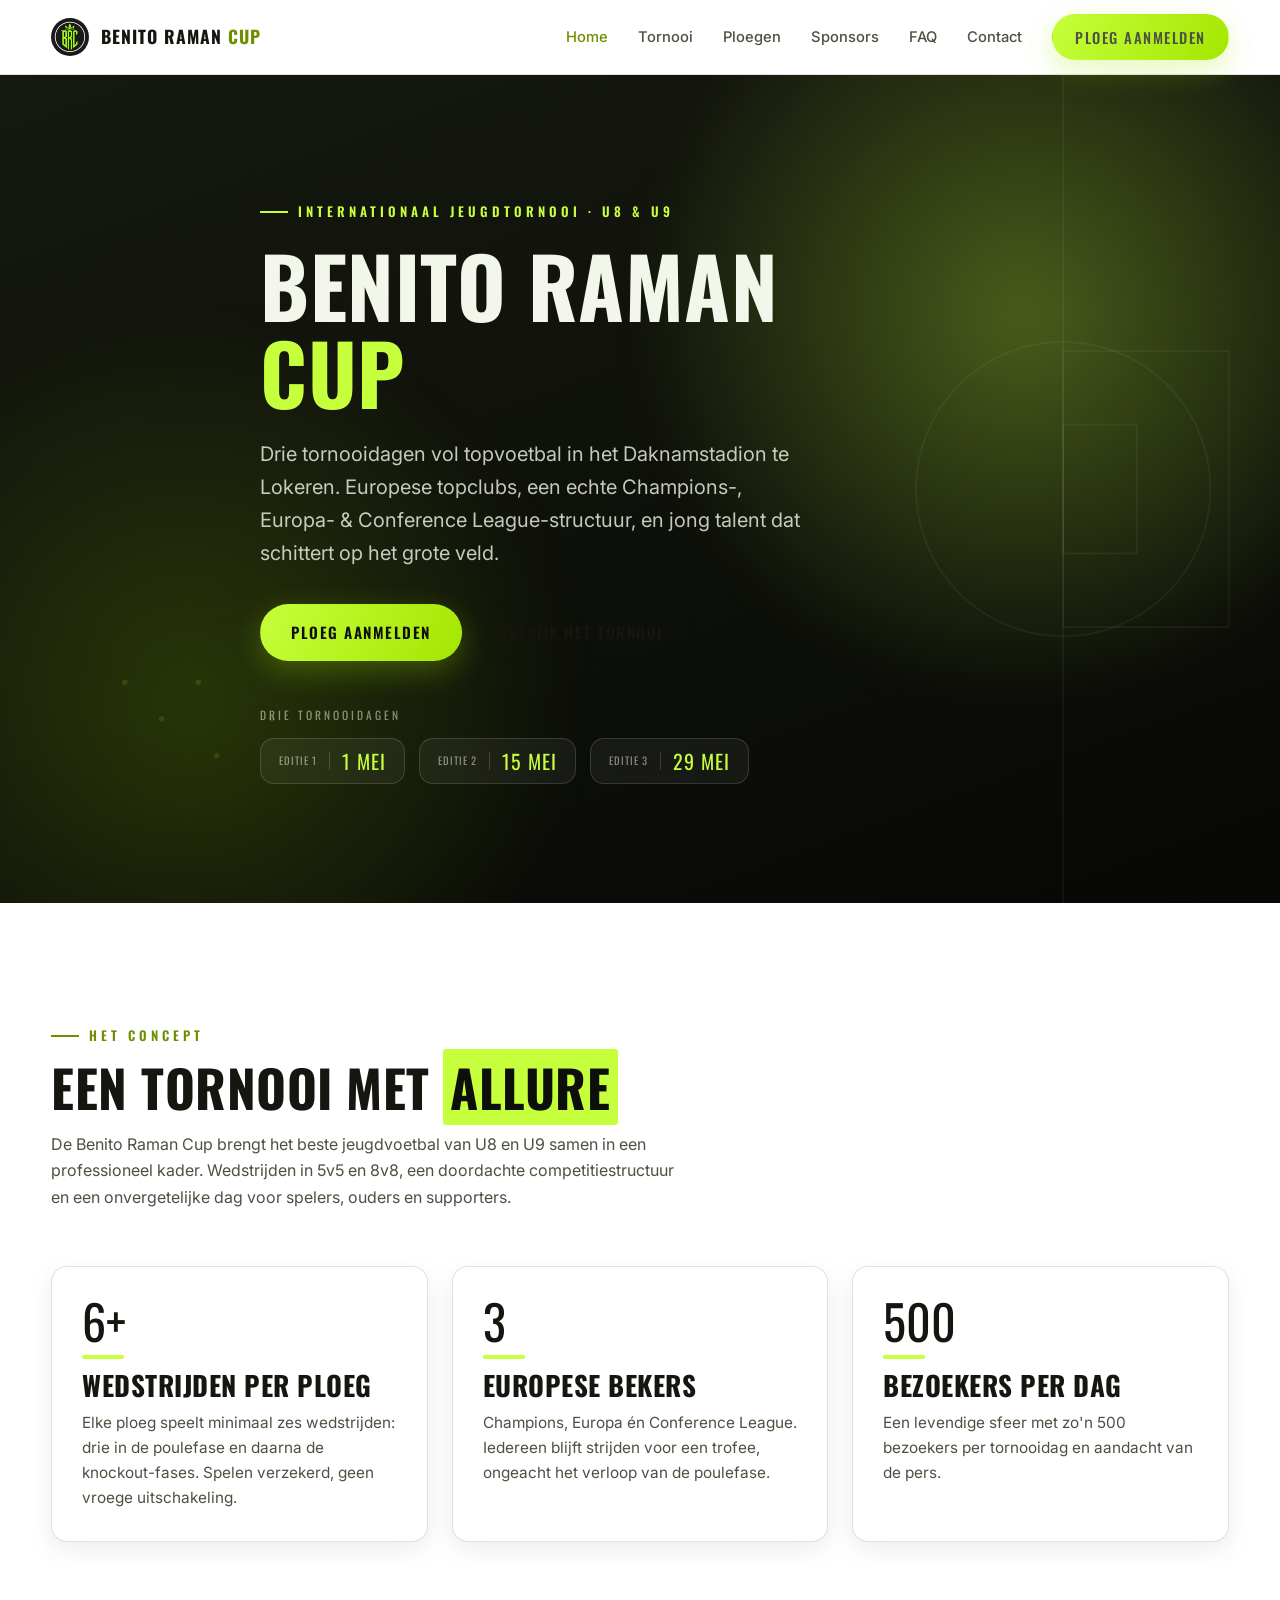
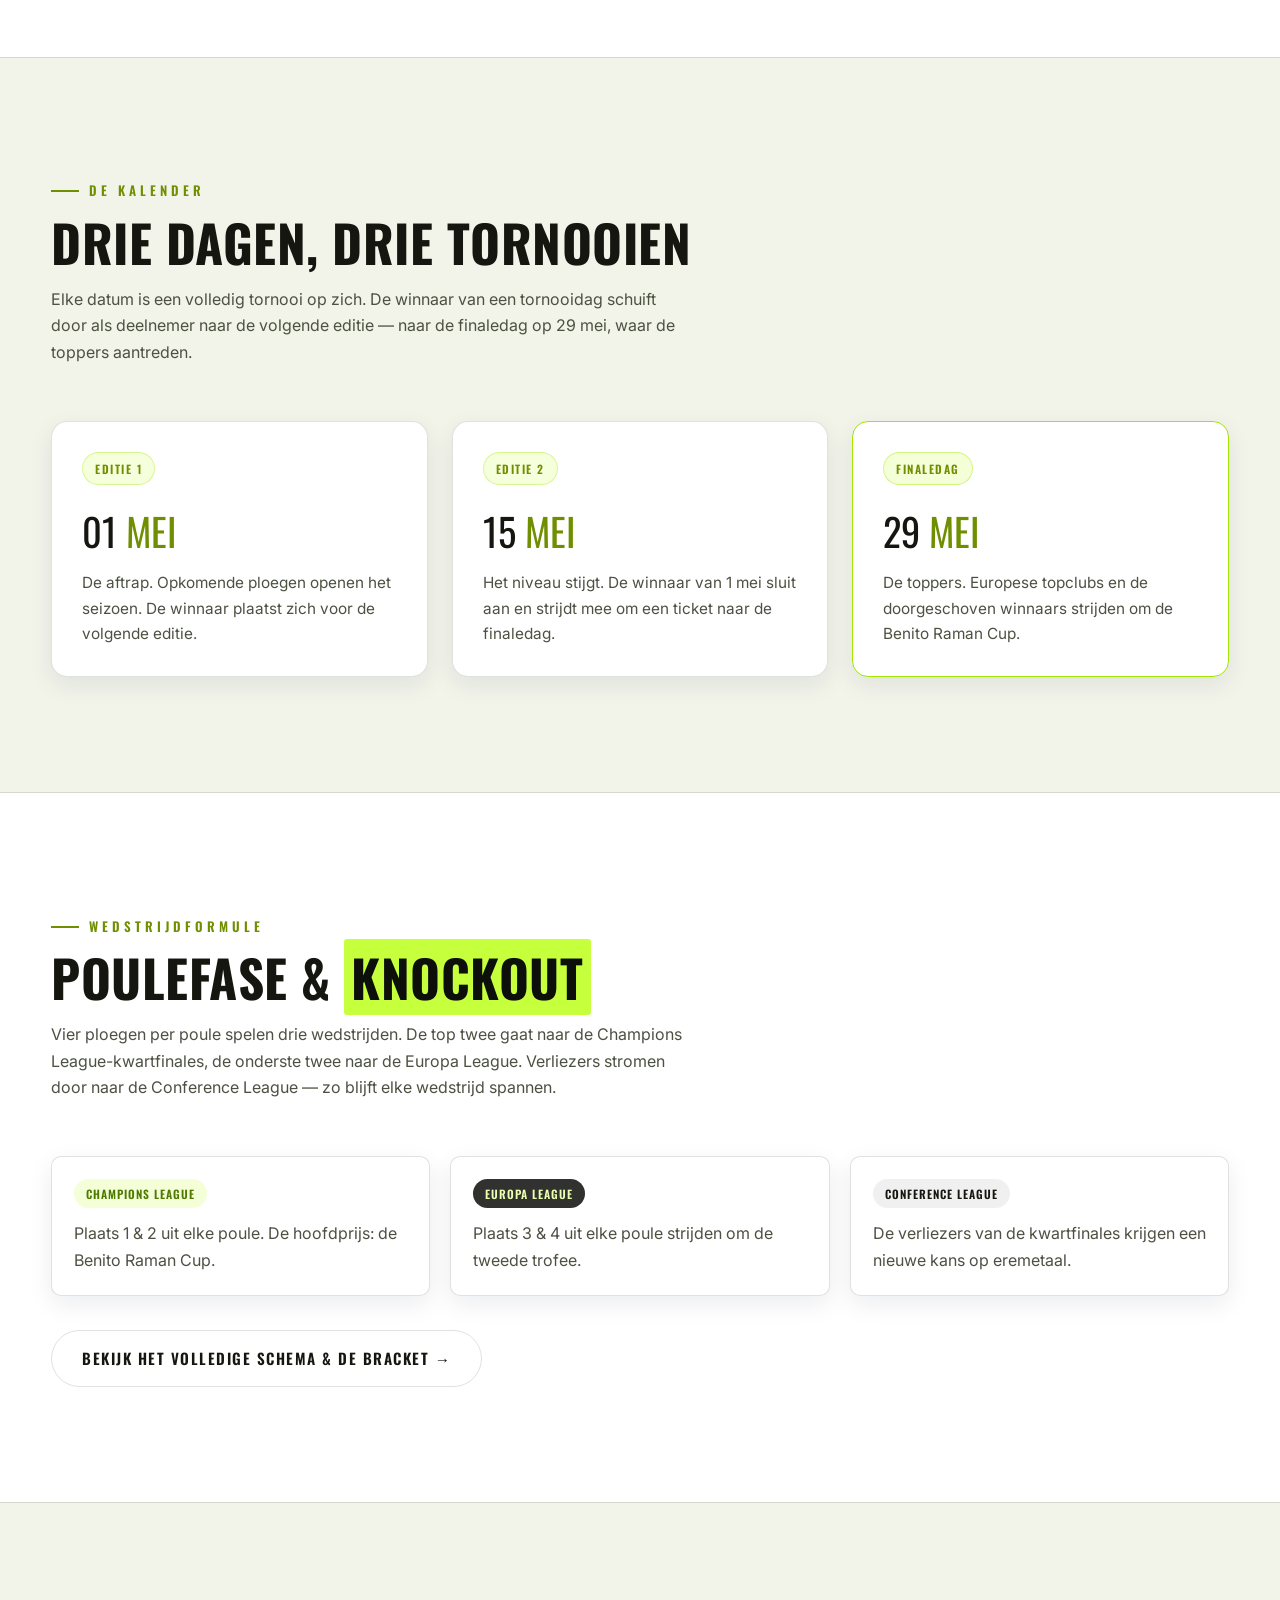
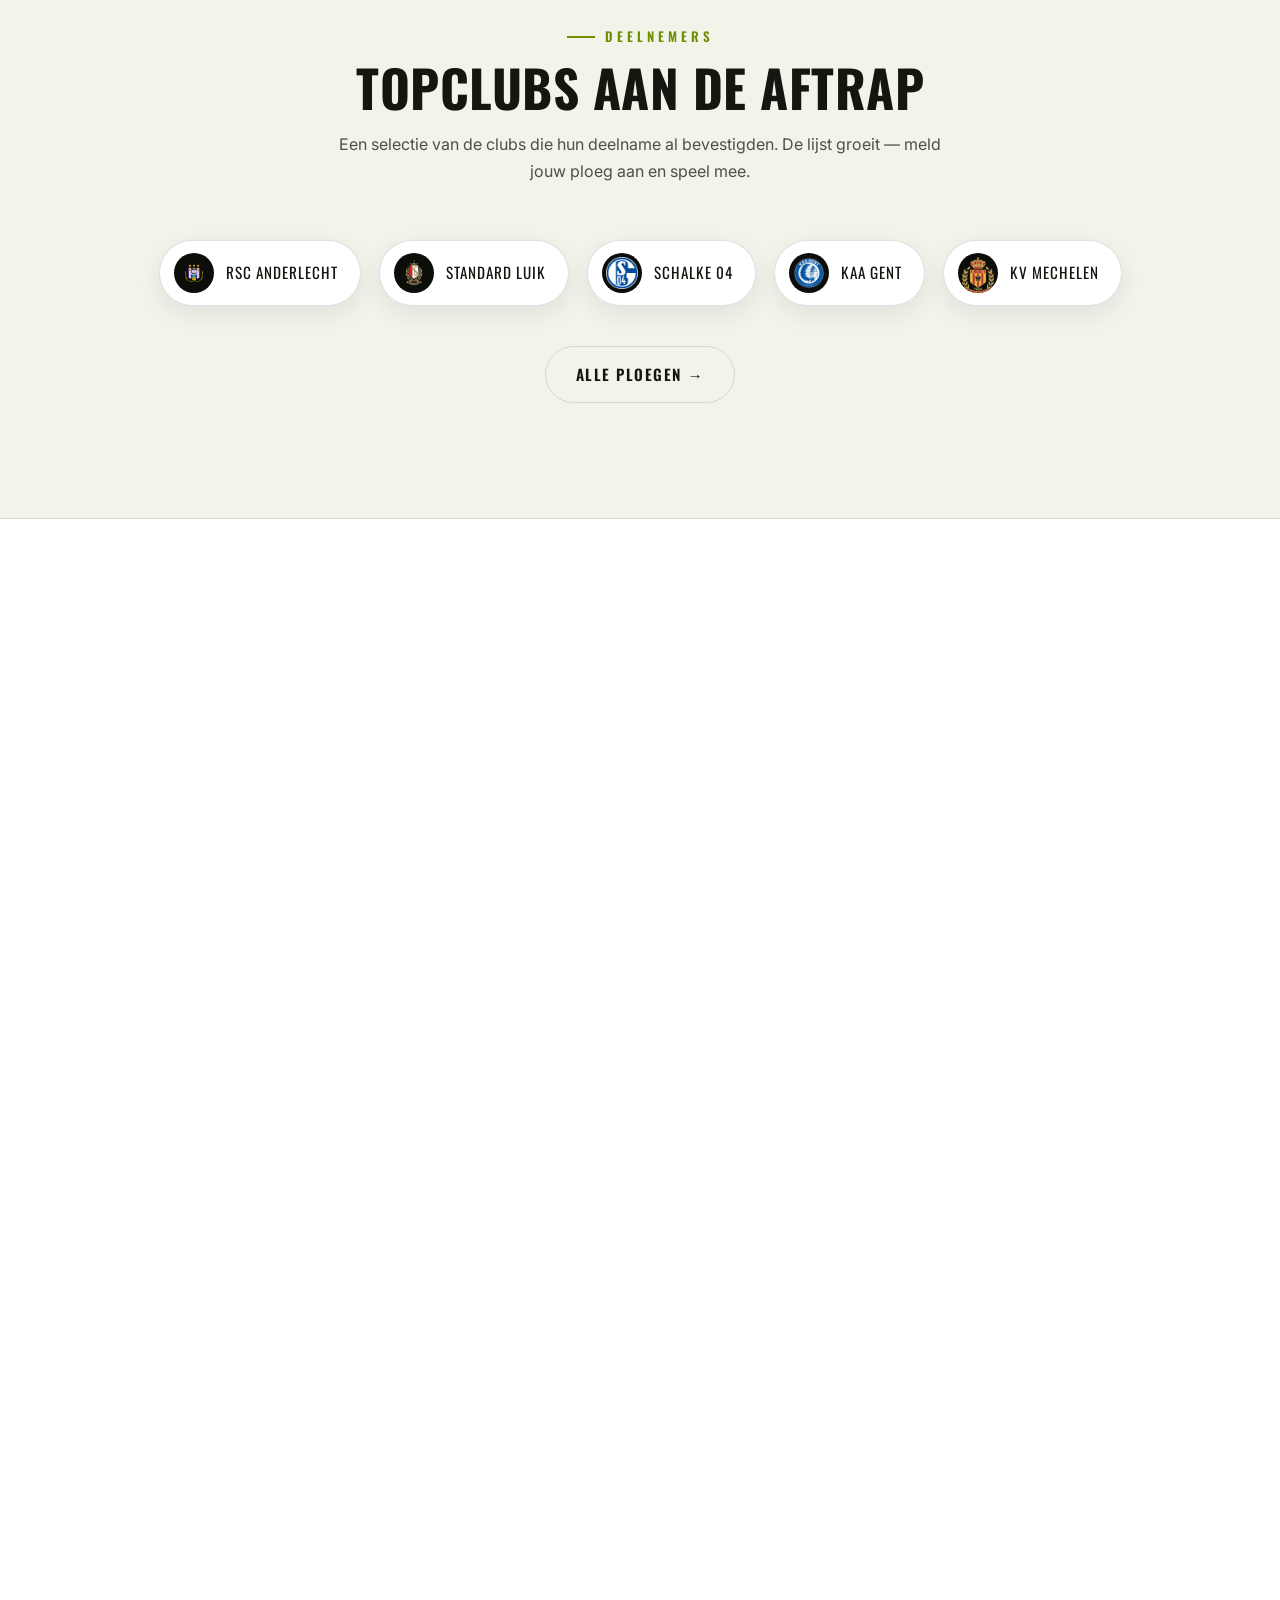
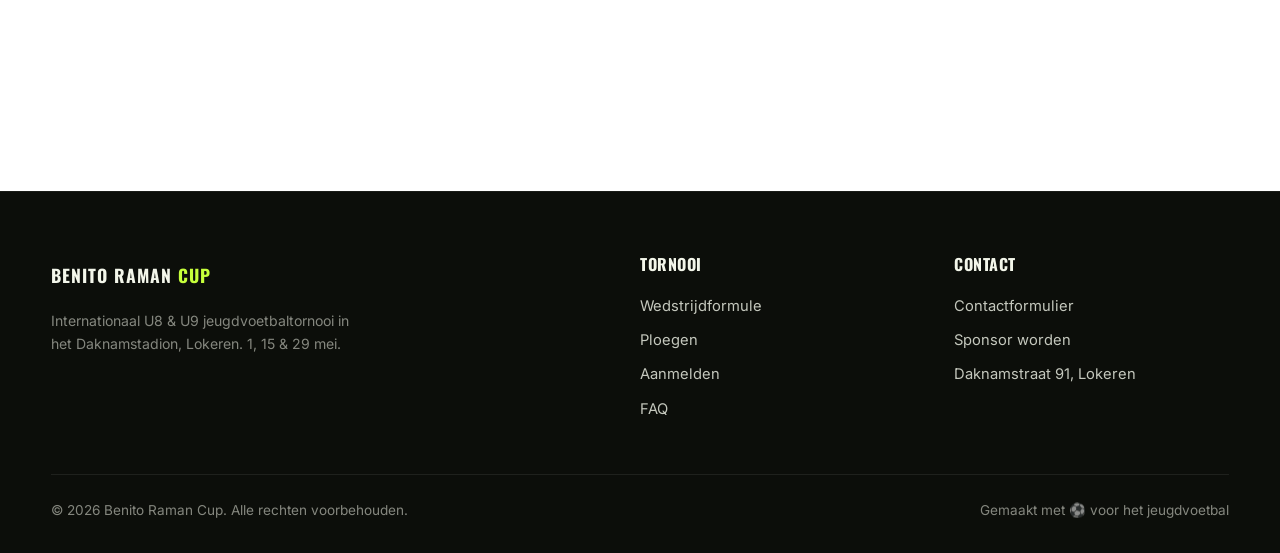
<file: index.html>
<!DOCTYPE html>
<!-- Benito Raman Cup — deploy trigger -->
<html lang="nl">
<head>
  <meta charset="UTF-8" />
  <meta name="viewport" content="width=device-width, initial-scale=1.0" />
  <title>Benito Raman Cup — Internationaal jeugdtornooi U8 & U9</title>
  <meta name="description" content="De Benito Raman Cup: een internationaal U8 & U9 jeugdvoetbaltornooi in het Daknamstadion te Lokeren. Drie tornooidagen met topclubs zoals RSC Anderlecht, Standard Luik, Schalke 04, KAA Gent en KV Mechelen." />
  <link rel="preconnect" href="https://fonts.googleapis.com" />
  <link rel="preconnect" href="https://fonts.gstatic.com" crossorigin />
  <link href="https://fonts.googleapis.com/css2?family=Oswald:wght@400;500;600;700&family=Inter:wght@400;500;600;700&display=swap" rel="stylesheet" />
  <link rel="stylesheet" href="assets/css/style.css?v=2" />
</head>
<body>

  <!-- ============ NAV ============ -->
  <header class="nav">
    <div class="container nav-inner">
      <a href="index.html" class="brand">
        <img class="crest" src="assets/img/Logo_BRC.jpg" alt="Benito Raman Cup logo" onerror="this.style.display='none';this.nextElementSibling.style.display='block'">
        <svg class="crest" style="display:none" viewBox="0 0 40 40" fill="none" xmlns="http://www.w3.org/2000/svg" aria-hidden="true">
          <path d="M20 2l15 6v9c0 9.5-6.2 17.8-15 21C11.2 34.8 5 26.5 5 17V8l15-6z" fill="#0d0f0b"/>
          <path d="M13 13l2.4-3.4 4.6 2.8 4.6-2.8L27 13z" fill="#c6ff3b"/>
          <text x="20" y="27.5" text-anchor="middle" font-family="Oswald, sans-serif" font-weight="700" font-size="9" letter-spacing="0.5" fill="#c6ff3b">BRC</text>
        </svg>
        <b>BENITO RAMAN <span>CUP</span></b>
      </a>
      <nav class="nav-links" id="navLinks">
        <a href="index.html" class="active">Home</a>
        <a href="tornooi.html">Tornooi</a>
        <a href="ploegen.html">Ploegen</a>
        <a href="sponsors.html">Sponsors</a>
        <a href="faq.html">FAQ</a>
        <a href="contact.html">Contact</a>
        <a href="aanmelden.html" class="btn btn-primary" style="padding:10px 22px;">Ploeg aanmelden</a>
      </nav>
      <button class="nav-toggle" id="navToggle" aria-label="Menu">
        <svg width="26" height="26" viewBox="0 0 24 24" fill="none" stroke="currentColor" stroke-width="2"><line x1="3" y1="6" x2="21" y2="6"/><line x1="3" y1="12" x2="21" y2="12"/><line x1="3" y1="18" x2="21" y2="18"/></svg>
      </button>
    </div>
  </header>

  <!-- ============ HERO ============ -->
  <section class="hero">
    <div class="hero-glow"></div>
    <div class="hero-glow two"></div>
    <div class="hero-bg" aria-hidden="true">
      <svg viewBox="0 0 1440 900" preserveAspectRatio="xMidYMid slice" xmlns="http://www.w3.org/2000/svg">
        <!-- pitch lines -->
        <g stroke="rgba(255,255,255,0.05)" stroke-width="2" fill="none">
          <circle cx="1180" cy="450" r="160"/>
          <line x1="1180" y1="0" x2="1180" y2="900"/>
          <rect x="1180" y="300" width="180" height="300"/>
          <rect x="1180" y="380" width="80" height="140"/>
        </g>
        <!-- subtle dot grid -->
        <g fill="rgba(198,255,59,0.12)">
          <circle cx="200" cy="700" r="3"/><circle cx="260" cy="740" r="3"/><circle cx="320" cy="700" r="3"/>
          <circle cx="160" cy="660" r="3"/><circle cx="240" cy="660" r="3"/>
        </g>
      </svg>
    </div>
    <div class="container hero-inner">
      <span class="eyebrow">Internationaal jeugdtornooi · U8 &amp; U9</span>
      <h1>Benito Raman <span class="line2 gradient-text">Cup</span></h1>
      <p class="hero-lead">Drie tornooidagen vol topvoetbal in het Daknamstadion te Lokeren. Europese topclubs, een echte Champions-, Europa- &amp; Conference League-structuur, en jong talent dat schittert op het grote veld.</p>
      <div class="hero-cta">
        <a href="aanmelden.html" class="btn btn-primary">Ploeg aanmelden</a>
        <a href="tornooi.html" class="btn btn-ghost">Bekijk het tornooi</a>
      </div>
      <div class="hero-dates-label">Drie tornooidagen</div>
      <div class="hero-dates">
        <div class="date-chip"><span class="ed">Editie 1</span><span class="dt">1 mei</span></div>
        <div class="date-chip"><span class="ed">Editie 2</span><span class="dt">15 mei</span></div>
        <div class="date-chip"><span class="ed">Editie 3</span><span class="dt">29 mei</span></div>
      </div>
    </div>
  </section>

  <!-- ============ INTRO / USP ============ -->
  <section>
    <div class="container">
      <div class="section-head reveal">
        <span class="eyebrow">Het concept</span>
        <h2>Een tornooi met <span class="text-gold">allure</span></h2>
        <p>De Benito Raman Cup brengt het beste jeugdvoetbal van U8 en U9 samen in een professioneel kader. Wedstrijden in 5v5 en 8v8, een doordachte competitiestructuur en een onvergetelijke dag voor spelers, ouders en supporters.</p>
      </div>
      <div class="grid grid-3">
        <div class="card reveal"><div class="num">6+</div><h3>Wedstrijden per ploeg</h3><p>Elke ploeg speelt minimaal zes wedstrijden: drie in de poulefase en daarna de knockout-fases. Spelen verzekerd, geen vroege uitschakeling.</p></div>
        <div class="card reveal"><div class="num">3</div><h3>Europese bekers</h3><p>Champions, Europa én Conference League. Iedereen blijft strijden voor een trofee, ongeacht het verloop van de poulefase.</p></div>
        <div class="card reveal"><div class="num">500</div><h3>Bezoekers per dag</h3><p>Een levendige sfeer met zo'n 500 bezoekers per tornooidag en aandacht van de pers.</p></div>
      </div>
    </div>
  </section>

  <!-- ============ TORNOOIDAGEN ============ -->
  <section style="background:var(--bg-2);border-block:1px solid var(--line);">
    <div class="container">
      <div class="section-head reveal">
        <span class="eyebrow">De kalender</span>
        <h2>Drie dagen, drie tornooien</h2>
        <p>Elke datum is een volledig tornooi op zich. De winnaar van een tornooidag schuift door als deelnemer naar de volgende editie — naar de finaledag op 29 mei, waar de toppers aantreden.</p>
      </div>
      <div class="grid grid-3">
        <div class="card day-card reveal">
          <span class="tag">Editie 1</span>
          <div class="date">01 <span>MEI</span></div>
          <p>De aftrap. Opkomende ploegen openen het seizoen. De winnaar plaatst zich voor de volgende editie.</p>
        </div>
        <div class="card day-card reveal">
          <span class="tag">Editie 2</span>
          <div class="date">15 <span>MEI</span></div>
          <p>Het niveau stijgt. De winnaar van 1 mei sluit aan en strijdt mee om een ticket naar de finaledag.</p>
        </div>
        <div class="card day-card reveal" style="border-color:var(--volt-dark);">
          <span class="tag" style="background:rgba(198,255,59,.20);color:var(--gold);border-color:rgba(164,230,0,.4);">Finaledag</span>
          <div class="date">29 <span>MEI</span></div>
          <p>De toppers. Europese topclubs en de doorgeschoven winnaars strijden om de Benito Raman Cup.</p>
        </div>
      </div>
    </div>
  </section>

  <!-- ============ FORMAT TEASER ============ -->
  <section>
    <div class="container">
      <div class="section-head reveal">
        <span class="eyebrow">Wedstrijdformule</span>
        <h2>Poulefase &amp; <span class="text-gold">knockout</span></h2>
        <p>Vier ploegen per poule spelen drie wedstrijden. De top twee gaat naar de Champions League-kwartfinales, de onderste twee naar de Europa League. Verliezers stromen door naar de Conference League — zo blijft elke wedstrijd spannen.</p>
      </div>
      <div class="format-stages">
        <div class="stage reveal"><span class="pill cl">Champions League</span><p>Plaats 1 &amp; 2 uit elke poule. De hoofdprijs: de Benito Raman Cup.</p></div>
        <div class="stage reveal"><span class="pill el">Europa League</span><p>Plaats 3 &amp; 4 uit elke poule strijden om de tweede trofee.</p></div>
        <div class="stage reveal"><span class="pill cf">Conference League</span><p>De verliezers van de kwartfinales krijgen een nieuwe kans op eremetaal.</p></div>
      </div>
      <div style="margin-top:34px;" class="reveal">
        <a href="tornooi.html" class="btn btn-ghost">Bekijk het volledige schema &amp; de bracket →</a>
      </div>
    </div>
  </section>

  <!-- ============ PLOEGEN ============ -->
  <section style="background:var(--bg-2);border-block:1px solid var(--line);">
    <div class="container">
      <div class="section-head center reveal">
        <span class="eyebrow" style="justify-content:center;">Deelnemers</span>
        <h2>Topclubs aan de aftrap</h2>
        <p>Een selectie van de clubs die hun deelname al bevestigden. De lijst groeit — meld jouw ploeg aan en speel mee.</p>
      </div>
      <div class="teams-row reveal">
        <span class="team-chip"><span class="badge"><img src="assets/img/clubs/Anderlecht-Logo.png" alt="RSC Anderlecht" onerror="this.replaceWith('AND')"></span> RSC Anderlecht</span>
        <span class="team-chip"><span class="badge"><img src="assets/img/clubs/Logo_Standard.png" alt="Standard Luik" onerror="this.replaceWith('STA')"></span> Standard Luik</span>
        <span class="team-chip"><span class="badge"><img src="assets/img/clubs/FC_Schalke_04_Logo.svg.webp" alt="Schalke 04" onerror="this.replaceWith('S04')"></span> Schalke 04</span>
        <span class="team-chip"><span class="badge"><img src="assets/img/clubs/logo_Gent.png" alt="KAA Gent" onerror="this.replaceWith('GNT')"></span> KAA Gent</span>
        <span class="team-chip"><span class="badge"><img src="assets/img/clubs/Logo_mechelen.webp" alt="KV Mechelen" onerror="this.replaceWith('MEC')"></span> KV Mechelen</span>
      </div>
      <div style="text-align:center;margin-top:40px;" class="reveal">
        <a href="ploegen.html" class="btn btn-ghost">Alle ploegen →</a>
      </div>
    </div>
  </section>

  <!-- ============ LOCATIE ============ -->
  <section>
    <div class="container">
      <div class="location-card reveal">
        <div class="location-info">
          <span class="eyebrow">De locatie</span>
          <h2>Daknamstadion</h2>
          <p class="addr">Daknamstraat 91<br/>9160 Lokeren, België</p>
          <p>De thuishaven van Sporting Lokeren vormt het indrukwekkende decor voor de Benito Raman Cup — een echt stadion voor onze jongste talenten, met tribunes, catering en ruime parking.</p>
          <div style="margin-top:26px;">
            <a href="https://www.google.com/maps/search/?api=1&query=Daknamstraat+91+9160+Lokeren" target="_blank" rel="noopener" class="btn btn-gold">Route &amp; kaart</a>
          </div>
        </div>
        <div class="location-map" aria-hidden="true">
          <svg viewBox="0 0 500 400" xmlns="http://www.w3.org/2000/svg">
            <rect width="500" height="400" fill="#0c0e0a"/>
            <g stroke="rgba(255,255,255,0.06)" stroke-width="1.5" fill="none">
              <path d="M0 120 H500 M0 250 H500 M120 0 V400 M330 0 V400"/>
            </g>
            <!-- stadium -->
            <ellipse cx="250" cy="200" rx="120" ry="80" fill="#16190f" stroke="#c6ff3b" stroke-width="2"/>
            <ellipse cx="250" cy="200" rx="78" ry="46" fill="#0d0f0a" stroke="rgba(255,255,255,0.14)"/>
            <line x1="250" y1="154" x2="250" y2="246" stroke="rgba(255,255,255,0.25)"/>
            <circle cx="250" cy="200" r="14" fill="none" stroke="rgba(255,255,255,0.25)"/>
            <!-- pin -->
            <g transform="translate(250,108)">
              <path d="M0 0c-13 0-23 10-23 23 0 16 23 41 23 41s23-25 23-41C23 10 13 0 0 0z" fill="#c6ff3b"/>
              <circle cx="0" cy="22" r="9" fill="#0c0e0a"/>
            </g>
          </svg>
        </div>
      </div>
    </div>
  </section>

  <!-- ============ CTA BAND ============ -->
  <section>
    <div class="container">
      <div class="cta-band reveal">
        <h2>Klaar om mee te spelen?</h2>
        <p>Meld je ploeg aan voor de Benito Raman Cup. Na goedkeuring door het bestuur ontvang je alle praktische info.</p>
        <a href="aanmelden.html" class="btn btn-gold">Ploeg aanmelden</a>
      </div>
    </div>
  </section>

  <!-- ============ FOOTER ============ -->
  <footer class="footer">
    <div class="container">
      <div class="footer-grid">
        <div>
          <a href="index.html" class="brand" style="margin-bottom:14px;">
            <b>BENITO RAMAN <span>CUP</span></b>
          </a>
          <p class="muted" style="max-width:320px;margin-top:10px;">Internationaal U8 &amp; U9 jeugdvoetbaltornooi in het Daknamstadion, Lokeren. 1, 15 &amp; 29 mei.</p>
        </div>
        <div>
          <h4>Tornooi</h4>
          <a href="tornooi.html">Wedstrijdformule</a>
          <a href="ploegen.html">Ploegen</a>
          <a href="aanmelden.html">Aanmelden</a>
          <a href="faq.html">FAQ</a>
        </div>
        <div>
          <h4>Contact</h4>
          <a href="contact.html">Contactformulier</a>
          <a href="sponsors.html">Sponsor worden</a>
          <a href="https://www.google.com/maps/search/?api=1&query=Daknamstraat+91+9160+Lokeren" target="_blank" rel="noopener">Daknamstraat 91, Lokeren</a>
        </div>
      </div>
      <div class="footer-bottom">
        <span>© <span id="year"></span> Benito Raman Cup. Alle rechten voorbehouden.</span>
        <span>Gemaakt met ⚽ voor het jeugdvoetbal</span>
      </div>
    </div>
  </footer>

  <script src="assets/js/main.js?v=2"></script>
</body>
</html>
</file>
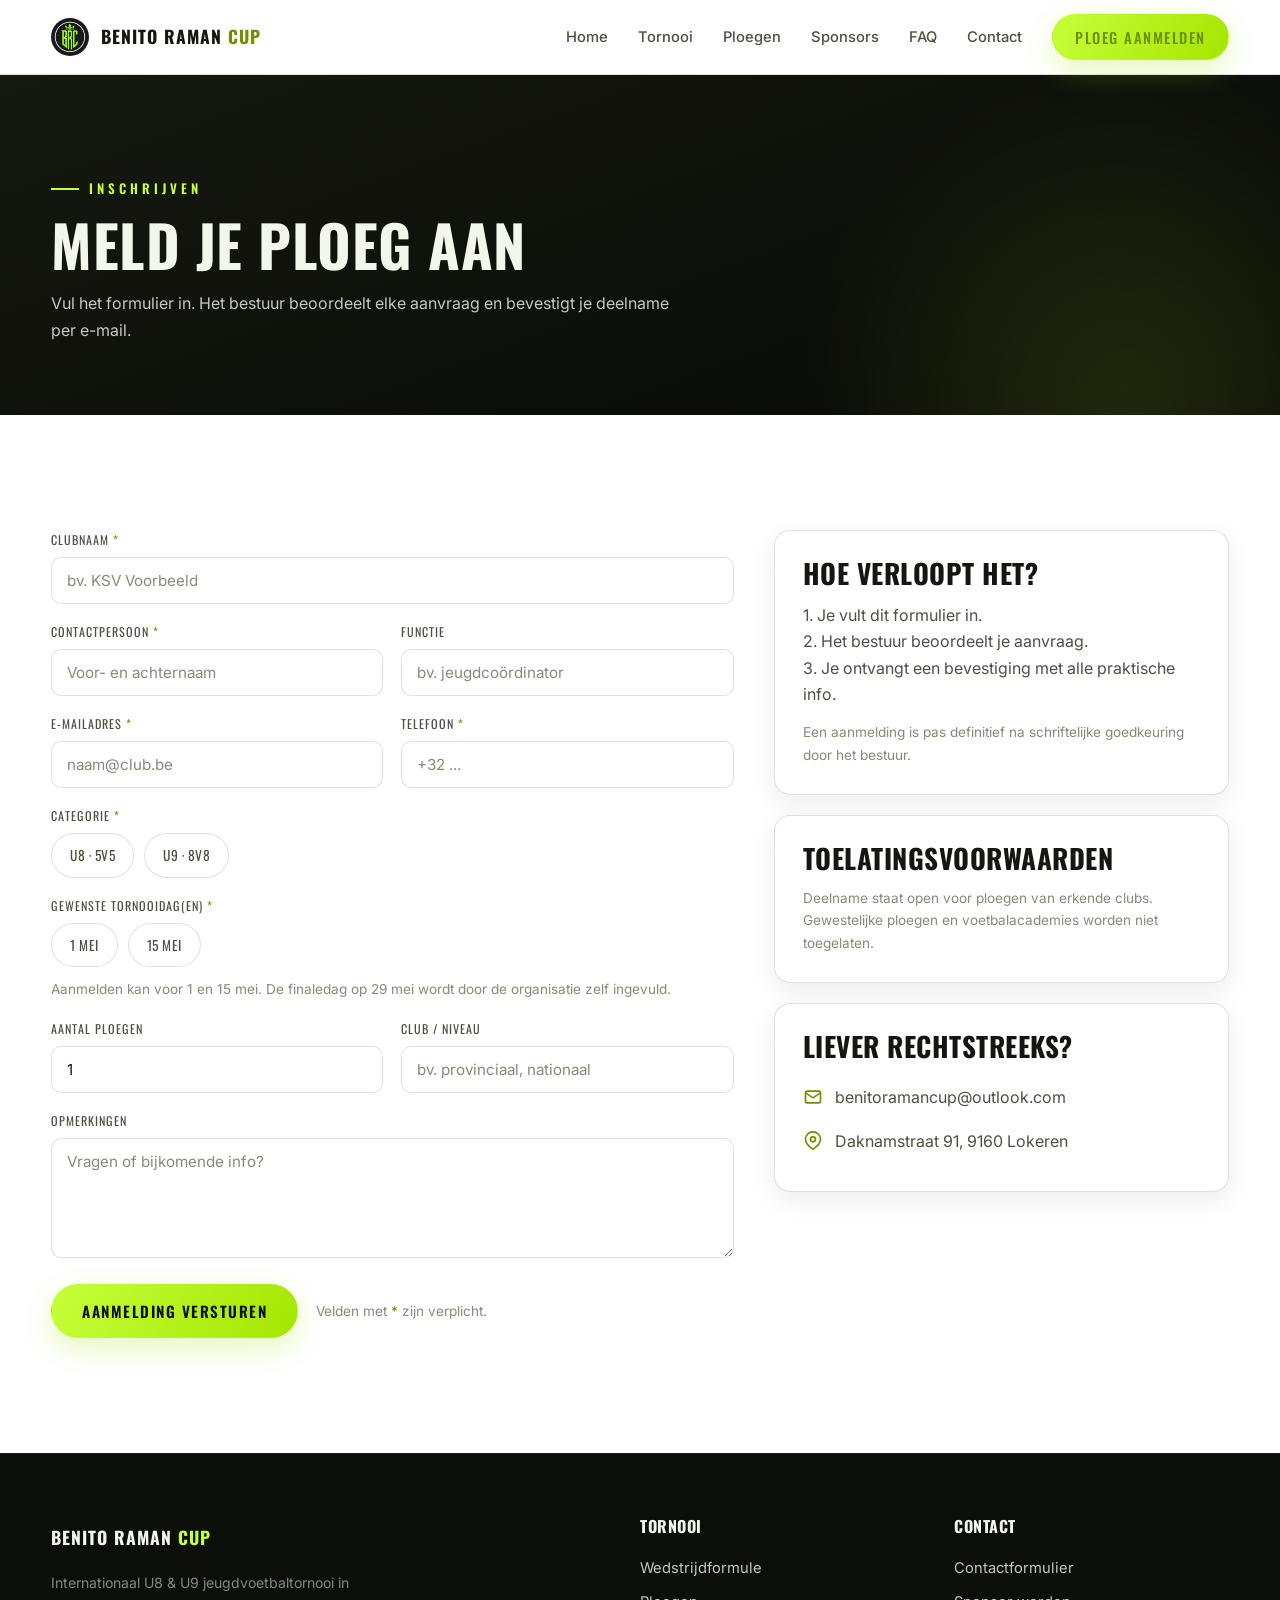
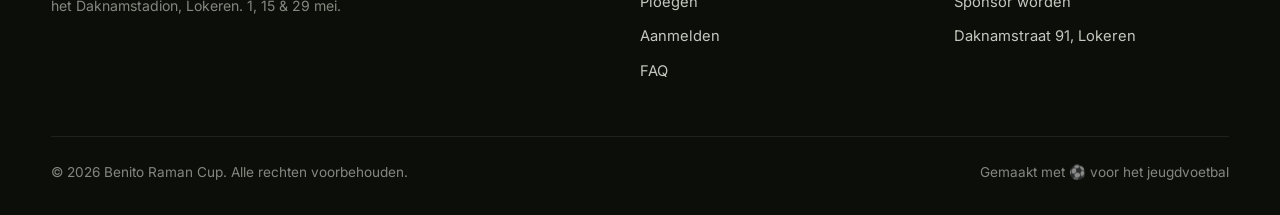
<file: aanmelden.html>
<!DOCTYPE html>
<html lang="nl">
<head>
  <meta charset="UTF-8" />
  <meta name="viewport" content="width=device-width, initial-scale=1.0" />
  <title>Ploeg aanmelden — Benito Raman Cup</title>
  <meta name="description" content="Meld je ploeg aan voor de Benito Raman Cup. Na goedkeuring door het bestuur ontvang je alle praktische info." />
  <link rel="preconnect" href="https://fonts.googleapis.com" />
  <link rel="preconnect" href="https://fonts.gstatic.com" crossorigin />
  <link href="https://fonts.googleapis.com/css2?family=Oswald:wght@400;500;600;700&family=Inter:wght@400;500;600;700&display=swap" rel="stylesheet" />
  <link rel="stylesheet" href="assets/css/style.css?v=2" />
</head>
<body>

  <header class="nav">
    <div class="container nav-inner">
      <a href="index.html" class="brand">
        <img class="crest" src="assets/img/Logo_BRC.jpg" alt="Benito Raman Cup logo" onerror="this.style.display='none';this.nextElementSibling.style.display='block'">
        <svg class="crest" style="display:none" viewBox="0 0 40 40" fill="none" xmlns="http://www.w3.org/2000/svg" aria-hidden="true">
          <path d="M20 2l15 6v9c0 9.5-6.2 17.8-15 21C11.2 34.8 5 26.5 5 17V8l15-6z" fill="#0d0f0b"/>
          <path d="M13 13l2.4-3.4 4.6 2.8 4.6-2.8L27 13z" fill="#c6ff3b"/>
          <text x="20" y="27.5" text-anchor="middle" font-family="Oswald, sans-serif" font-weight="700" font-size="9" letter-spacing="0.5" fill="#c6ff3b">BRC</text>
        </svg>
        <b>BENITO RAMAN <span>CUP</span></b>
      </a>
      <nav class="nav-links" id="navLinks">
        <a href="index.html">Home</a>
        <a href="tornooi.html">Tornooi</a>
        <a href="ploegen.html">Ploegen</a>
        <a href="sponsors.html">Sponsors</a>
        <a href="faq.html">FAQ</a>
        <a href="contact.html">Contact</a>
        <a href="aanmelden.html" class="btn btn-primary active" style="padding:10px 22px;">Ploeg aanmelden</a>
      </nav>
      <button class="nav-toggle" id="navToggle" aria-label="Menu">
        <svg width="26" height="26" viewBox="0 0 24 24" fill="none" stroke="currentColor" stroke-width="2"><line x1="3" y1="6" x2="21" y2="6"/><line x1="3" y1="12" x2="21" y2="12"/><line x1="3" y1="18" x2="21" y2="18"/></svg>
      </button>
    </div>
  </header>

  <section class="page-hero">
    <div class="hero-glow"></div>
    <div class="container page-hero-inner">
      <span class="eyebrow">Inschrijven</span>
      <h1>Meld je ploeg aan</h1>
      <p>Vul het formulier in. Het bestuur beoordeelt elke aanvraag en bevestigt je deelname per e-mail.</p>
    </div>
  </section>

  <section>
    <div class="container form-layout">
      <div class="reveal">
        <form class="form" data-web3form action="https://api.web3forms.com/submit" method="POST">
          <input type="hidden" name="access_key" value="4db7440b-41f1-49a1-aa9b-a1ac3716bb6a" />
          <input type="hidden" name="subject" value="Nieuwe ploegaanmelding — Benito Raman Cup" />
          <input type="hidden" name="from_name" value="Benito Raman Cup — Aanmelding" />
          <input type="checkbox" name="botcheck" class="honeypot" tabindex="-1" autocomplete="off" />

          <div class="form-grid">
            <div class="field full">
              <label for="club">Clubnaam <span class="req">*</span></label>
              <input type="text" id="club" name="Clubnaam" required placeholder="bv. KSV Voorbeeld" />
            </div>
            <div class="field">
              <label for="contact">Contactpersoon <span class="req">*</span></label>
              <input type="text" id="contact" name="Contactpersoon" required placeholder="Voor- en achternaam" />
            </div>
            <div class="field">
              <label for="role">Functie</label>
              <input type="text" id="role" name="Functie" placeholder="bv. jeugdcoördinator" />
            </div>
            <div class="field">
              <label for="email">E-mailadres <span class="req">*</span></label>
              <input type="email" id="email" name="E-mail" required placeholder="naam@club.be" />
            </div>
            <div class="field">
              <label for="phone">Telefoon <span class="req">*</span></label>
              <input type="tel" id="phone" name="Telefoon" required placeholder="+32 ..." />
            </div>

            <div class="field full">
              <label>Categorie <span class="req">*</span></label>
              <div class="choice-row">
                <label class="choice"><input type="checkbox" name="Categorie U8" value="U8" /><span>U8 · 5v5</span></label>
                <label class="choice"><input type="checkbox" name="Categorie U9" value="U9" /><span>U9 · 8v8</span></label>
              </div>
            </div>

            <div class="field full">
              <label>Gewenste tornooidag(en) <span class="req">*</span></label>
              <div class="choice-row">
                <label class="choice"><input type="checkbox" name="Editie 1 mei" value="1 mei" /><span>1 mei</span></label>
                <label class="choice"><input type="checkbox" name="Editie 15 mei" value="15 mei" /><span>15 mei</span></label>
              </div>
              <span class="form-note" style="margin-top:4px;">Aanmelden kan voor 1 en 15 mei. De finaledag op 29 mei wordt door de organisatie zelf ingevuld.</span>
            </div>

            <div class="field">
              <label for="teams">Aantal ploegen</label>
              <input type="number" id="teams" name="Aantal ploegen" min="1" value="1" />
            </div>
            <div class="field">
              <label for="level">Club / niveau</label>
              <input type="text" id="level" name="Niveau" placeholder="bv. provinciaal, nationaal" />
            </div>

            <div class="field full">
              <label for="msg">Opmerkingen</label>
              <textarea id="msg" name="Opmerkingen" placeholder="Vragen of bijkomende info?"></textarea>
            </div>
          </div>

          <div class="form-actions">
            <button type="submit" class="btn btn-primary">Aanmelding versturen</button>
            <span class="form-note">Velden met <span style="color:var(--gold);">*</span> zijn verplicht.</span>
          </div>
          <div class="form-feedback" role="status" aria-live="polite"></div>
        </form>
      </div>

      <aside class="reveal" style="display:flex;flex-direction:column;gap:20px;">
        <div class="info-card">
          <h3>Hoe verloopt het?</h3>
          <p style="margin-bottom:14px;">1. Je vult dit formulier in.<br/>2. Het bestuur beoordeelt je aanvraag.<br/>3. Je ontvangt een bevestiging met alle praktische info.</p>
          <p class="form-note">Een aanmelding is pas definitief na schriftelijke goedkeuring door het bestuur.</p>
        </div>
        <div class="info-card">
          <h3>Toelatingsvoorwaarden</h3>
          <p class="form-note">Deelname staat open voor ploegen van erkende clubs. Gewestelijke ploegen en voetbalacademies worden niet toegelaten.</p>
        </div>
        <div class="info-card">
          <h3>Liever rechtstreeks?</h3>
          <div class="info-line">
            <svg width="20" height="20" viewBox="0 0 24 24" fill="none" stroke="currentColor" stroke-width="2"><rect x="3" y="5" width="18" height="14" rx="2"/><path d="m3 7 9 6 9-6"/></svg>
            <a href="mailto:benitoramancup@outlook.com">benitoramancup@outlook.com</a>
          </div>
          <div class="info-line">
            <svg width="20" height="20" viewBox="0 0 24 24" fill="none" stroke="currentColor" stroke-width="2"><path d="M21 10c0 6-9 12-9 12s-9-6-9-12a9 9 0 0 1 18 0Z"/><circle cx="12" cy="10" r="3"/></svg>
            Daknamstraat 91, 9160 Lokeren
          </div>
        </div>
      </aside>
    </div>
  </section>

  <footer class="footer">
    <div class="container">
      <div class="footer-grid">
        <div>
          <a href="index.html" class="brand" style="margin-bottom:14px;"><b>BENITO RAMAN <span>CUP</span></b></a>
          <p class="muted" style="max-width:320px;margin-top:10px;">Internationaal U8 &amp; U9 jeugdvoetbaltornooi in het Daknamstadion, Lokeren. 1, 15 &amp; 29 mei.</p>
        </div>
        <div>
          <h4>Tornooi</h4>
          <a href="tornooi.html">Wedstrijdformule</a>
          <a href="ploegen.html">Ploegen</a>
          <a href="aanmelden.html">Aanmelden</a>
          <a href="faq.html">FAQ</a>
        </div>
        <div>
          <h4>Contact</h4>
          <a href="contact.html">Contactformulier</a>
          <a href="sponsors.html">Sponsor worden</a>
          <a href="https://www.google.com/maps/search/?api=1&query=Daknamstraat+91+9160+Lokeren" target="_blank" rel="noopener">Daknamstraat 91, Lokeren</a>
        </div>
      </div>
      <div class="footer-bottom">
        <span>© <span id="year"></span> Benito Raman Cup. Alle rechten voorbehouden.</span>
        <span>Gemaakt met ⚽ voor het jeugdvoetbal</span>
      </div>
    </div>
  </footer>

  <script src="assets/js/main.js?v=2"></script>
</body>
</html>
</file>
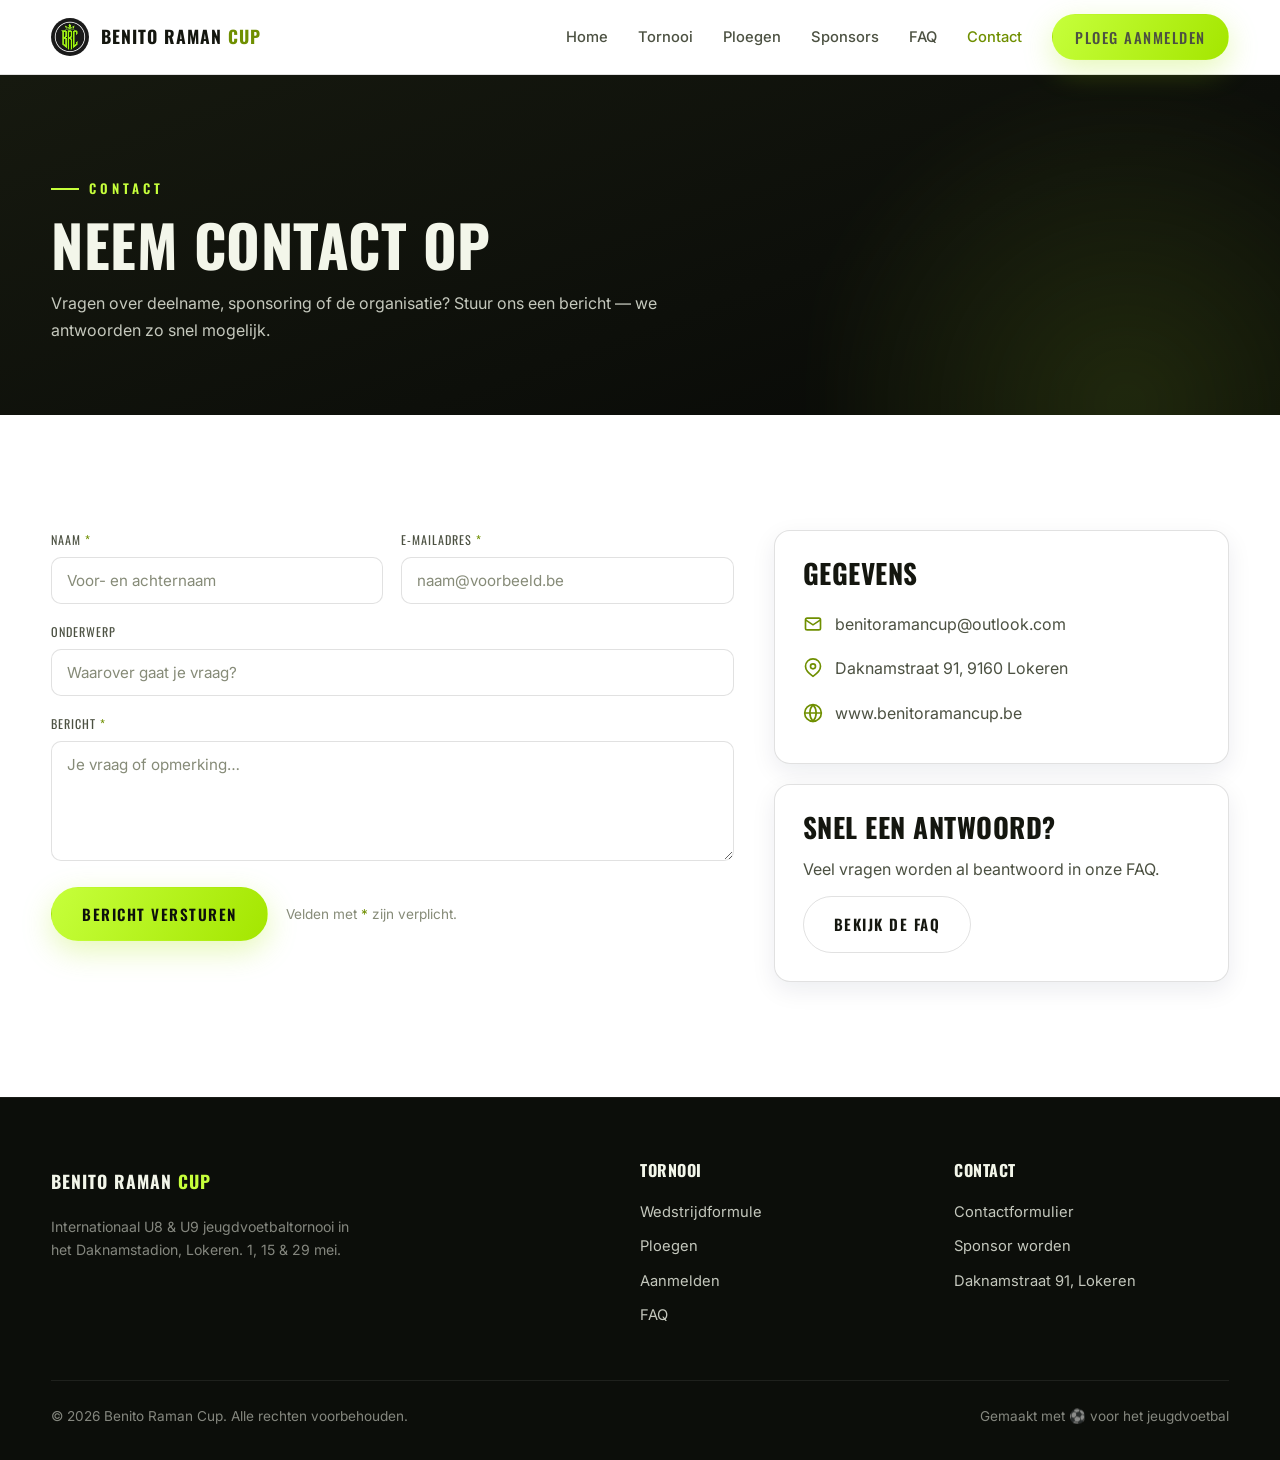
<file: contact.html>
<!DOCTYPE html>
<html lang="nl">
<head>
  <meta charset="UTF-8" />
  <meta name="viewport" content="width=device-width, initial-scale=1.0" />
  <title>Contact — Benito Raman Cup</title>
  <meta name="description" content="Contacteer de organisatie van de Benito Raman Cup met je vragen." />
  <link rel="preconnect" href="https://fonts.googleapis.com" />
  <link rel="preconnect" href="https://fonts.gstatic.com" crossorigin />
  <link href="https://fonts.googleapis.com/css2?family=Oswald:wght@400;500;600;700&family=Inter:wght@400;500;600;700&display=swap" rel="stylesheet" />
  <link rel="stylesheet" href="assets/css/style.css?v=2" />
</head>
<body>

  <header class="nav">
    <div class="container nav-inner">
      <a href="index.html" class="brand">
        <img class="crest" src="assets/img/Logo_BRC.jpg" alt="Benito Raman Cup logo" onerror="this.style.display='none';this.nextElementSibling.style.display='block'">
        <svg class="crest" style="display:none" viewBox="0 0 40 40" fill="none" xmlns="http://www.w3.org/2000/svg" aria-hidden="true">
          <path d="M20 2l15 6v9c0 9.5-6.2 17.8-15 21C11.2 34.8 5 26.5 5 17V8l15-6z" fill="#0d0f0b"/>
          <path d="M13 13l2.4-3.4 4.6 2.8 4.6-2.8L27 13z" fill="#c6ff3b"/>
          <text x="20" y="27.5" text-anchor="middle" font-family="Oswald, sans-serif" font-weight="700" font-size="9" letter-spacing="0.5" fill="#c6ff3b">BRC</text>
        </svg>
        <b>BENITO RAMAN <span>CUP</span></b>
      </a>
      <nav class="nav-links" id="navLinks">
        <a href="index.html">Home</a>
        <a href="tornooi.html">Tornooi</a>
        <a href="ploegen.html">Ploegen</a>
        <a href="sponsors.html">Sponsors</a>
        <a href="faq.html">FAQ</a>
        <a href="contact.html" class="active">Contact</a>
        <a href="aanmelden.html" class="btn btn-primary" style="padding:10px 22px;">Ploeg aanmelden</a>
      </nav>
      <button class="nav-toggle" id="navToggle" aria-label="Menu">
        <svg width="26" height="26" viewBox="0 0 24 24" fill="none" stroke="currentColor" stroke-width="2"><line x1="3" y1="6" x2="21" y2="6"/><line x1="3" y1="12" x2="21" y2="12"/><line x1="3" y1="18" x2="21" y2="18"/></svg>
      </button>
    </div>
  </header>

  <section class="page-hero">
    <div class="hero-glow"></div>
    <div class="container page-hero-inner">
      <span class="eyebrow">Contact</span>
      <h1>Neem contact op</h1>
      <p>Vragen over deelname, sponsoring of de organisatie? Stuur ons een bericht — we antwoorden zo snel mogelijk.</p>
    </div>
  </section>

  <section>
    <div class="container form-layout">
      <div class="reveal">
        <form class="form" data-web3form action="https://api.web3forms.com/submit" method="POST">
          <input type="hidden" name="access_key" value="4db7440b-41f1-49a1-aa9b-a1ac3716bb6a" />
          <input type="hidden" name="subject" value="Nieuw contactbericht — Benito Raman Cup" />
          <input type="hidden" name="from_name" value="Benito Raman Cup — Contact" />
          <input type="checkbox" name="botcheck" class="honeypot" tabindex="-1" autocomplete="off" />

          <div class="form-grid">
            <div class="field">
              <label for="name">Naam <span class="req">*</span></label>
              <input type="text" id="name" name="Naam" required placeholder="Voor- en achternaam" />
            </div>
            <div class="field">
              <label for="email">E-mailadres <span class="req">*</span></label>
              <input type="email" id="email" name="E-mail" required placeholder="naam@voorbeeld.be" />
            </div>
            <div class="field full">
              <label for="subject">Onderwerp</label>
              <input type="text" id="subject" name="Onderwerp" placeholder="Waarover gaat je vraag?" />
            </div>
            <div class="field full">
              <label for="message">Bericht <span class="req">*</span></label>
              <textarea id="message" name="Bericht" required placeholder="Je vraag of opmerking…"></textarea>
            </div>
          </div>

          <div class="form-actions">
            <button type="submit" class="btn btn-primary">Bericht versturen</button>
            <span class="form-note">Velden met <span style="color:var(--gold);">*</span> zijn verplicht.</span>
          </div>
          <div class="form-feedback" role="status" aria-live="polite"></div>
        </form>
      </div>

      <aside class="reveal" style="display:flex;flex-direction:column;gap:20px;">
        <div class="info-card">
          <h3>Gegevens</h3>
          <div class="info-line">
            <svg width="20" height="20" viewBox="0 0 24 24" fill="none" stroke="currentColor" stroke-width="2"><rect x="3" y="5" width="18" height="14" rx="2"/><path d="m3 7 9 6 9-6"/></svg>
            <a href="mailto:benitoramancup@outlook.com">benitoramancup@outlook.com</a>
          </div>
          <div class="info-line">
            <svg width="20" height="20" viewBox="0 0 24 24" fill="none" stroke="currentColor" stroke-width="2"><path d="M21 10c0 6-9 12-9 12s-9-6-9-12a9 9 0 0 1 18 0Z"/><circle cx="12" cy="10" r="3"/></svg>
            Daknamstraat 91, 9160 Lokeren
          </div>
          <div class="info-line">
            <svg width="20" height="20" viewBox="0 0 24 24" fill="none" stroke="currentColor" stroke-width="2"><circle cx="12" cy="12" r="10"/><path d="M2 12h20M12 2a15 15 0 0 1 0 20 15 15 0 0 1 0-20"/></svg>
            <a href="https://www.benitoramancup.be" target="_blank" rel="noopener">www.benitoramancup.be</a>
          </div>
        </div>
        <div class="info-card">
          <h3>Snel een antwoord?</h3>
          <p style="margin-bottom:14px;">Veel vragen worden al beantwoord in onze FAQ.</p>
          <a href="faq.html" class="btn btn-ghost">Bekijk de FAQ</a>
        </div>
      </aside>
    </div>
  </section>

  <footer class="footer">
    <div class="container">
      <div class="footer-grid">
        <div>
          <a href="index.html" class="brand" style="margin-bottom:14px;"><b>BENITO RAMAN <span>CUP</span></b></a>
          <p class="muted" style="max-width:320px;margin-top:10px;">Internationaal U8 &amp; U9 jeugdvoetbaltornooi in het Daknamstadion, Lokeren. 1, 15 &amp; 29 mei.</p>
        </div>
        <div>
          <h4>Tornooi</h4>
          <a href="tornooi.html">Wedstrijdformule</a>
          <a href="ploegen.html">Ploegen</a>
          <a href="aanmelden.html">Aanmelden</a>
          <a href="faq.html">FAQ</a>
        </div>
        <div>
          <h4>Contact</h4>
          <a href="contact.html">Contactformulier</a>
          <a href="sponsors.html">Sponsor worden</a>
          <a href="https://www.google.com/maps/search/?api=1&query=Daknamstraat+91+9160+Lokeren" target="_blank" rel="noopener">Daknamstraat 91, Lokeren</a>
        </div>
      </div>
      <div class="footer-bottom">
        <span>© <span id="year"></span> Benito Raman Cup. Alle rechten voorbehouden.</span>
        <span>Gemaakt met ⚽ voor het jeugdvoetbal</span>
      </div>
    </div>
  </footer>

  <script src="assets/js/main.js?v=2"></script>
</body>
</html>
</file>
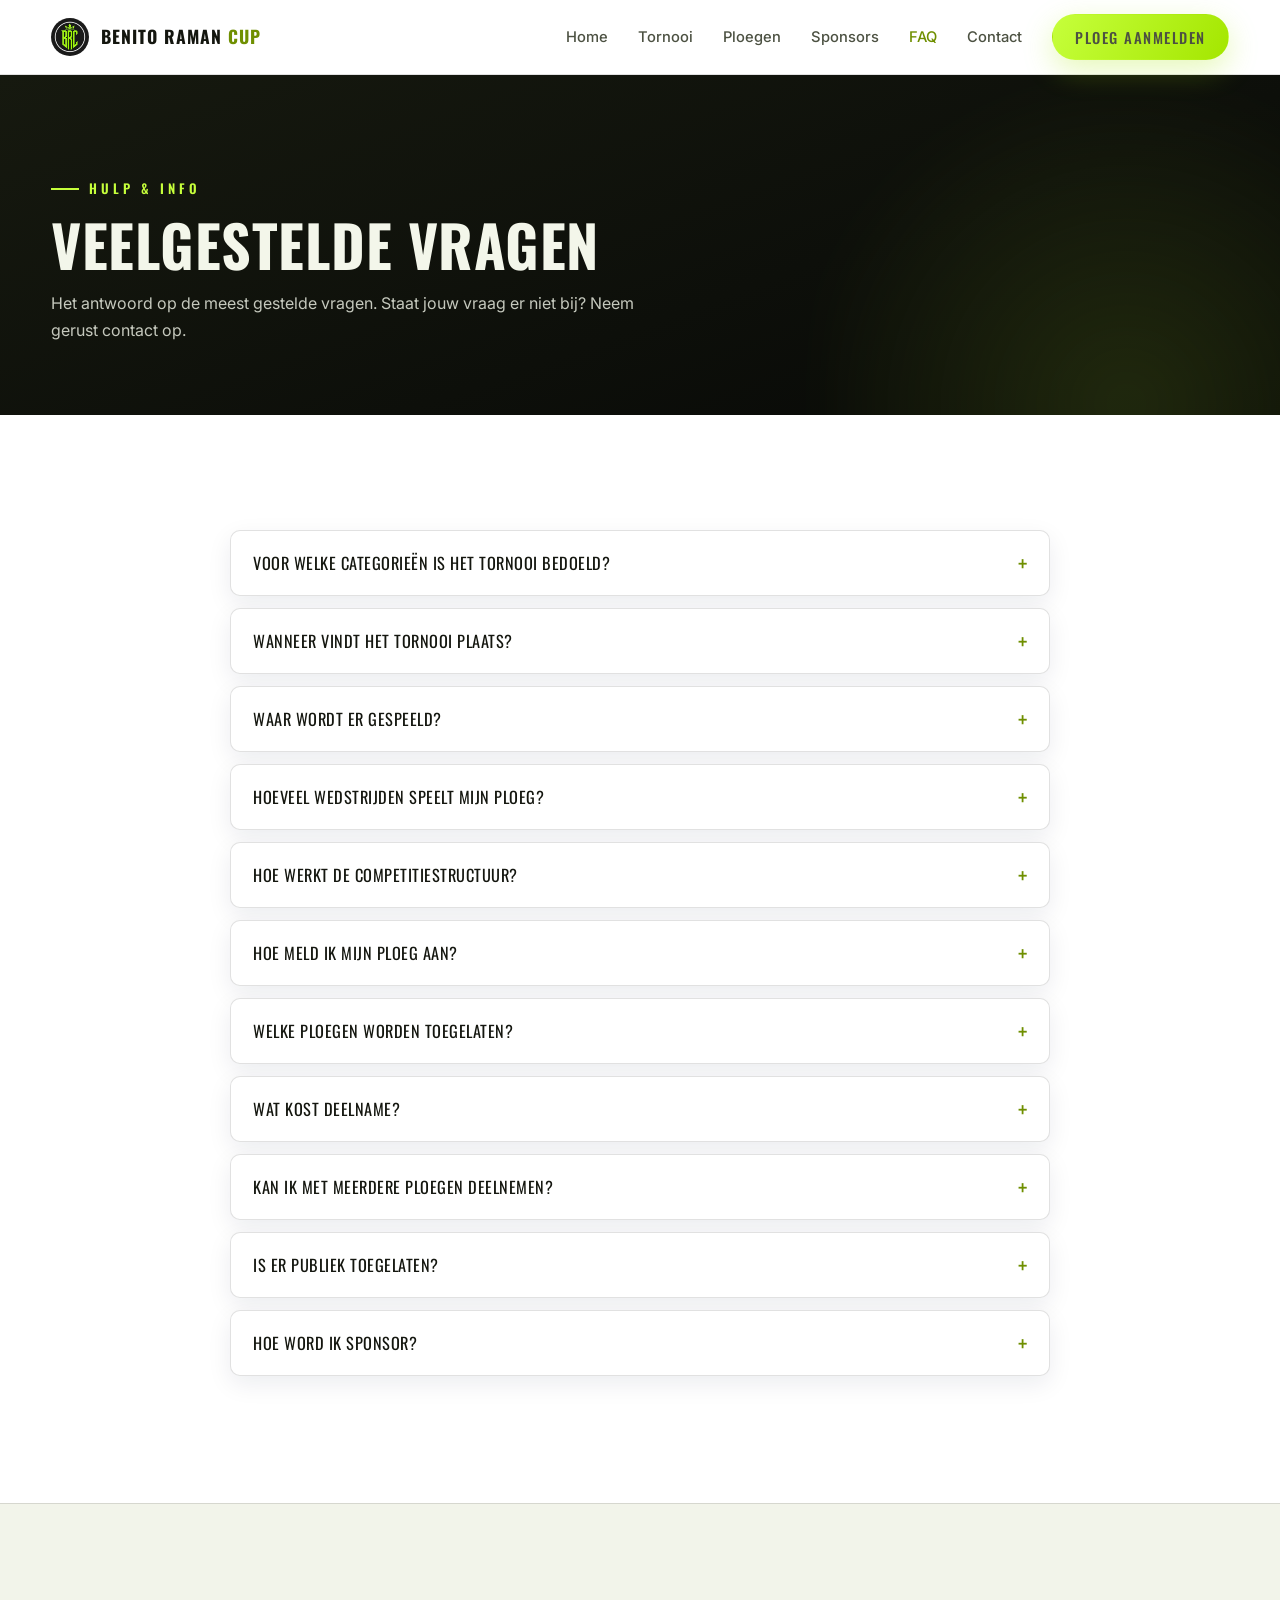
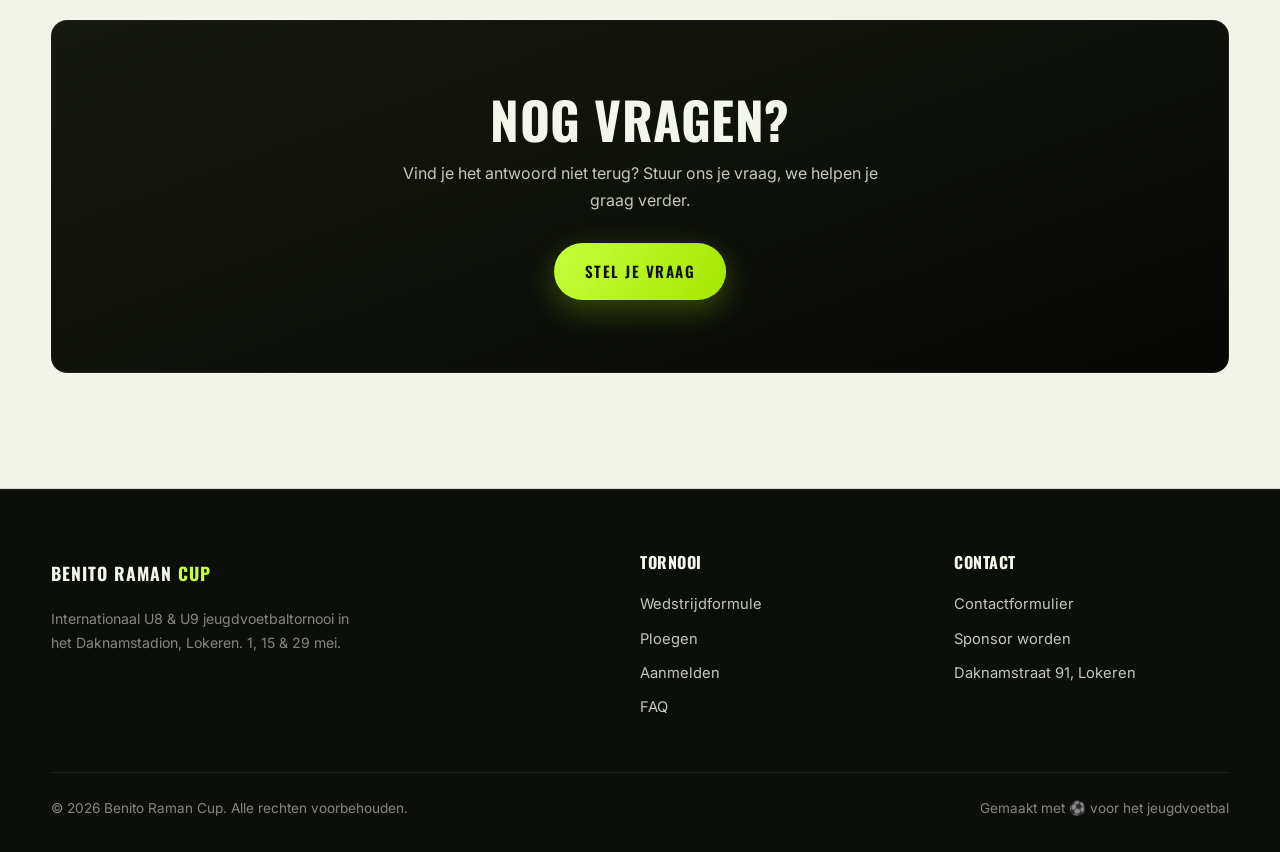
<file: faq.html>
<!DOCTYPE html>
<html lang="nl">
<head>
  <meta charset="UTF-8" />
  <meta name="viewport" content="width=device-width, initial-scale=1.0" />
  <title>FAQ — Benito Raman Cup</title>
  <meta name="description" content="Veelgestelde vragen over de Benito Raman Cup: categorieën, data, locatie, inschrijven en meer." />
  <link rel="preconnect" href="https://fonts.googleapis.com" />
  <link rel="preconnect" href="https://fonts.gstatic.com" crossorigin />
  <link href="https://fonts.googleapis.com/css2?family=Oswald:wght@400;500;600;700&family=Inter:wght@400;500;600;700&display=swap" rel="stylesheet" />
  <link rel="stylesheet" href="assets/css/style.css?v=2" />
</head>
<body>

  <header class="nav">
    <div class="container nav-inner">
      <a href="index.html" class="brand">
        <img class="crest" src="assets/img/Logo_BRC.jpg" alt="Benito Raman Cup logo" onerror="this.style.display='none';this.nextElementSibling.style.display='block'">
        <svg class="crest" style="display:none" viewBox="0 0 40 40" fill="none" xmlns="http://www.w3.org/2000/svg" aria-hidden="true">
          <path d="M20 2l15 6v9c0 9.5-6.2 17.8-15 21C11.2 34.8 5 26.5 5 17V8l15-6z" fill="#0d0f0b"/>
          <path d="M13 13l2.4-3.4 4.6 2.8 4.6-2.8L27 13z" fill="#c6ff3b"/>
          <text x="20" y="27.5" text-anchor="middle" font-family="Oswald, sans-serif" font-weight="700" font-size="9" letter-spacing="0.5" fill="#c6ff3b">BRC</text>
        </svg>
        <b>BENITO RAMAN <span>CUP</span></b>
      </a>
      <nav class="nav-links" id="navLinks">
        <a href="index.html">Home</a>
        <a href="tornooi.html">Tornooi</a>
        <a href="ploegen.html">Ploegen</a>
        <a href="sponsors.html">Sponsors</a>
        <a href="faq.html" class="active">FAQ</a>
        <a href="contact.html">Contact</a>
        <a href="aanmelden.html" class="btn btn-primary" style="padding:10px 22px;">Ploeg aanmelden</a>
      </nav>
      <button class="nav-toggle" id="navToggle" aria-label="Menu">
        <svg width="26" height="26" viewBox="0 0 24 24" fill="none" stroke="currentColor" stroke-width="2"><line x1="3" y1="6" x2="21" y2="6"/><line x1="3" y1="12" x2="21" y2="12"/><line x1="3" y1="18" x2="21" y2="18"/></svg>
      </button>
    </div>
  </header>

  <section class="page-hero">
    <div class="hero-glow"></div>
    <div class="container page-hero-inner">
      <span class="eyebrow">Hulp &amp; info</span>
      <h1>Veelgestelde vragen</h1>
      <p>Het antwoord op de meest gestelde vragen. Staat jouw vraag er niet bij? Neem gerust contact op.</p>
    </div>
  </section>

  <section>
    <div class="container">
      <div class="faq-list reveal">

        <div class="faq-item">
          <button class="faq-q">Voor welke categorieën is het tornooi bedoeld?<span class="ico">+</span></button>
          <div class="faq-a"><div class="faq-a-inner">De Benito Raman Cup richt zich op de categorieën U8 en U9. U8 speelt in 5v5, U9 in 8v8.</div></div>
        </div>

        <div class="faq-item">
          <button class="faq-q">Wanneer vindt het tornooi plaats?<span class="ico">+</span></button>
          <div class="faq-a"><div class="faq-a-inner">Er zijn drie tornooidagen: 1, 15 en 29 mei. Elke dag is een volledig tornooi op zich met een eigen winnaar. De winnaar van een dag schuift door als deelnemer naar de volgende editie.</div></div>
        </div>

        <div class="faq-item">
          <button class="faq-q">Waar wordt er gespeeld?<span class="ico">+</span></button>
          <div class="faq-a"><div class="faq-a-inner">In het Daknamstadion, de thuishaven van Sporting Lokeren: Daknamstraat 91, 9160 Lokeren. Er is ruime parking en catering ter plaatse.</div></div>
        </div>

        <div class="faq-item">
          <button class="faq-q">Hoeveel wedstrijden speelt mijn ploeg?<span class="ico">+</span></button>
          <div class="faq-a"><div class="faq-a-inner">Minstens zes. Iedereen speelt drie wedstrijden in de poulefase en gaat daarna sowieso verder in de knockout van de Champions, Europa of Conference League. Niemand is na één nederlaag uitgespeeld.</div></div>
        </div>

        <div class="faq-item">
          <button class="faq-q">Hoe werkt de competitiestructuur?<span class="ico">+</span></button>
          <div class="faq-a"><div class="faq-a-inner">Vier ploegen per poule spelen een onderlinge mini-competitie. De top twee gaat naar de Champions League-kwartfinales, de onderste twee naar de Europa League. Verliezers van die kwartfinales krijgen een herkansing in de Conference League. Bekijk het volledige schema op de <a href="tornooi.html" style="color:var(--gold);">tornooipagina</a>.</div></div>
        </div>

        <div class="faq-item">
          <button class="faq-q">Hoe meld ik mijn ploeg aan?<span class="ico">+</span></button>
          <div class="faq-a"><div class="faq-a-inner">Via het <a href="aanmelden.html" style="color:var(--gold);">aanmeldformulier</a> op deze site, voor de tornooidagen van 1 en 15 mei (de finaledag op 29 mei wordt door de organisatie ingevuld). Het bestuur beoordeelt elke aanvraag; je inschrijving is pas definitief na schriftelijke goedkeuring.</div></div>
        </div>

        <div class="faq-item">
          <button class="faq-q">Welke ploegen worden toegelaten?<span class="ico">+</span></button>
          <div class="faq-a"><div class="faq-a-inner">Deelname staat open voor ploegen van erkende clubs. Gewestelijke ploegen en voetbalacademies worden niet toegelaten.</div></div>
        </div>

        <div class="faq-item">
          <button class="faq-q">Wat kost deelname?<span class="ico">+</span></button>
          <div class="faq-a"><div class="faq-a-inner">Het inschrijvingsgeld wordt per editie meegedeeld. Vermeld je interesse via het aanmeldformulier, dan bezorgen we je alle praktische details.</div></div>
        </div>

        <div class="faq-item">
          <button class="faq-q">Kan ik met meerdere ploegen deelnemen?<span class="ico">+</span></button>
          <div class="faq-a"><div class="faq-a-inner">Zeker. Geef in het aanmeldformulier het aantal ploegen en de gewenste categorie(ën) op, dan houden we daar rekening mee bij de indeling.</div></div>
        </div>

        <div class="faq-item">
          <button class="faq-q">Is er publiek toegelaten?<span class="ico">+</span></button>
          <div class="faq-a"><div class="faq-a-inner">Jazeker — ouders, familie en supporters zijn van harte welkom. Per tornooidag verwachten we zo'n 500 bezoekers.</div></div>
        </div>

        <div class="faq-item">
          <button class="faq-q">Hoe word ik sponsor?<span class="ico">+</span></button>
          <div class="faq-a"><div class="faq-a-inner">Bekijk de <a href="sponsors.html" style="color:var(--gold);">sponsorpagina</a> voor de pakketten, of neem rechtstreeks contact op. We stellen graag een formule op maat samen.</div></div>
        </div>

      </div>
    </div>
  </section>

  <section class="bg-alt">
    <div class="container">
      <div class="cta-band reveal">
        <h2>Nog vragen?</h2>
        <p>Vind je het antwoord niet terug? Stuur ons je vraag, we helpen je graag verder.</p>
        <a href="contact.html" class="btn btn-gold">Stel je vraag</a>
      </div>
    </div>
  </section>

  <footer class="footer">
    <div class="container">
      <div class="footer-grid">
        <div>
          <a href="index.html" class="brand" style="margin-bottom:14px;"><b>BENITO RAMAN <span>CUP</span></b></a>
          <p class="muted" style="max-width:320px;margin-top:10px;">Internationaal U8 &amp; U9 jeugdvoetbaltornooi in het Daknamstadion, Lokeren. 1, 15 &amp; 29 mei.</p>
        </div>
        <div>
          <h4>Tornooi</h4>
          <a href="tornooi.html">Wedstrijdformule</a>
          <a href="ploegen.html">Ploegen</a>
          <a href="aanmelden.html">Aanmelden</a>
          <a href="faq.html">FAQ</a>
        </div>
        <div>
          <h4>Contact</h4>
          <a href="contact.html">Contactformulier</a>
          <a href="sponsors.html">Sponsor worden</a>
          <a href="https://www.google.com/maps/search/?api=1&query=Daknamstraat+91+9160+Lokeren" target="_blank" rel="noopener">Daknamstraat 91, Lokeren</a>
        </div>
      </div>
      <div class="footer-bottom">
        <span>© <span id="year"></span> Benito Raman Cup. Alle rechten voorbehouden.</span>
        <span>Gemaakt met ⚽ voor het jeugdvoetbal</span>
      </div>
    </div>
  </footer>

  <script src="assets/js/main.js?v=2"></script>
</body>
</html>
</file>
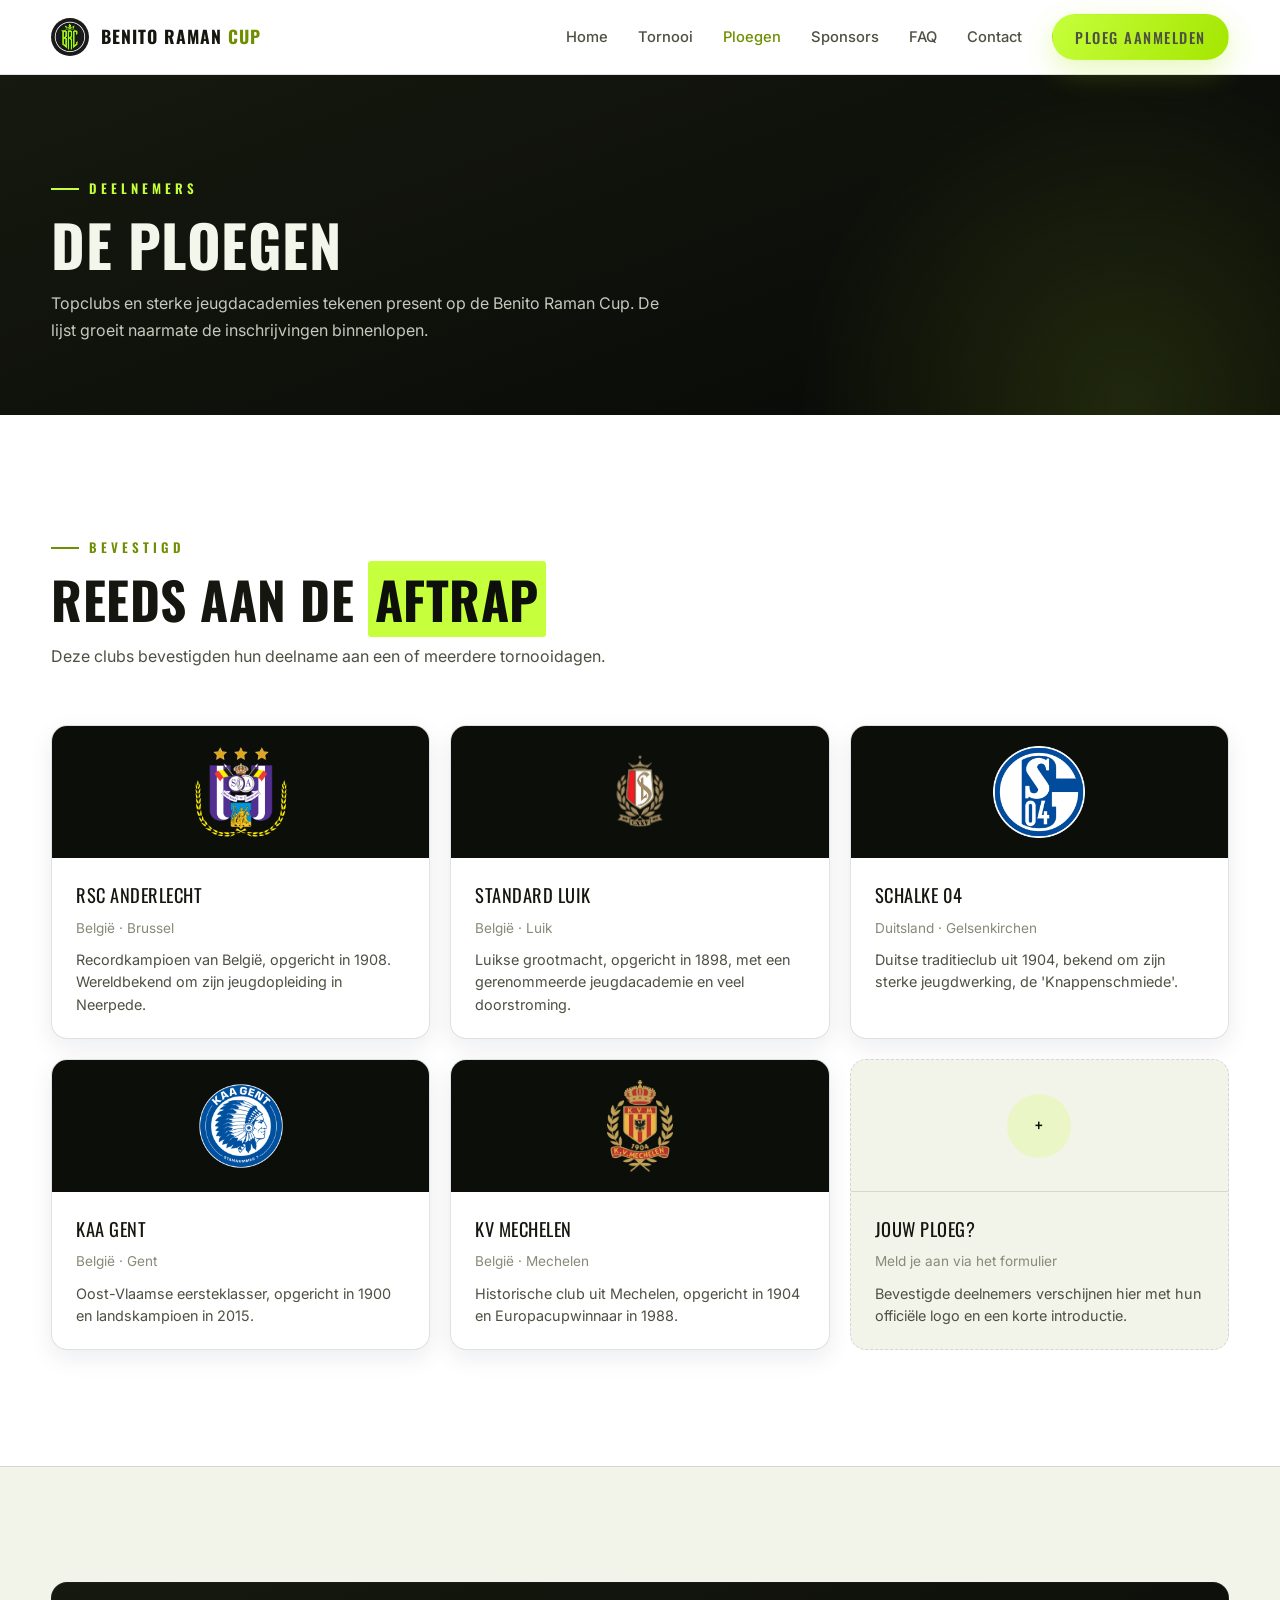
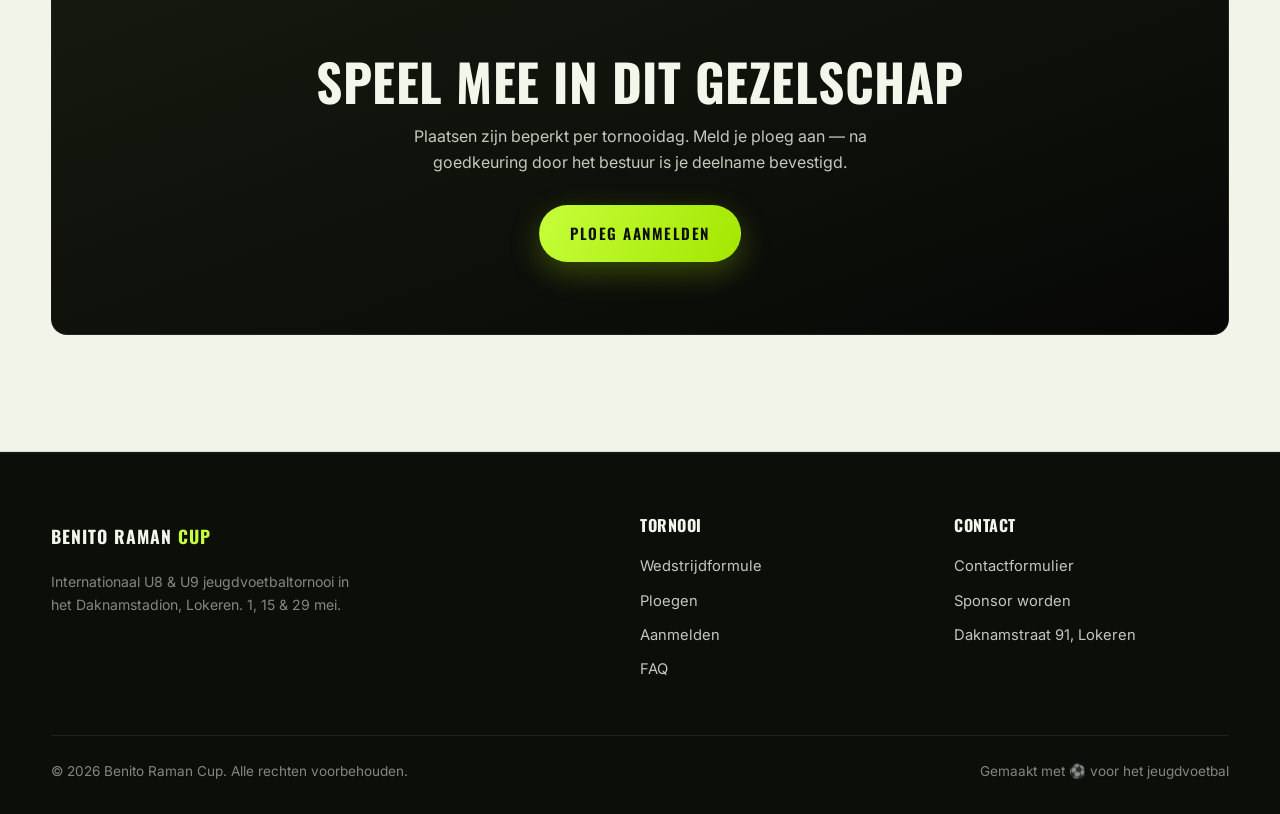
<file: ploegen.html>
<!DOCTYPE html>
<html lang="nl">
<head>
  <meta charset="UTF-8" />
  <meta name="viewport" content="width=device-width, initial-scale=1.0" />
  <title>Ploegen — Benito Raman Cup</title>
  <meta name="description" content="De deelnemende ploegen aan de Benito Raman Cup, waaronder RSC Anderlecht, Standard Luik, Schalke 04, KAA Gent en KV Mechelen." />
  <link rel="preconnect" href="https://fonts.googleapis.com" />
  <link rel="preconnect" href="https://fonts.gstatic.com" crossorigin />
  <link href="https://fonts.googleapis.com/css2?family=Oswald:wght@400;500;600;700&family=Inter:wght@400;500;600;700&display=swap" rel="stylesheet" />
  <link rel="stylesheet" href="assets/css/style.css?v=2" />
</head>
<body>

  <header class="nav">
    <div class="container nav-inner">
      <a href="index.html" class="brand">
        <img class="crest" src="assets/img/Logo_BRC.jpg" alt="Benito Raman Cup logo" onerror="this.style.display='none';this.nextElementSibling.style.display='block'">
        <svg class="crest" style="display:none" viewBox="0 0 40 40" fill="none" xmlns="http://www.w3.org/2000/svg" aria-hidden="true">
          <path d="M20 2l15 6v9c0 9.5-6.2 17.8-15 21C11.2 34.8 5 26.5 5 17V8l15-6z" fill="#0d0f0b"/>
          <path d="M13 13l2.4-3.4 4.6 2.8 4.6-2.8L27 13z" fill="#c6ff3b"/>
          <text x="20" y="27.5" text-anchor="middle" font-family="Oswald, sans-serif" font-weight="700" font-size="9" letter-spacing="0.5" fill="#c6ff3b">BRC</text>
        </svg>
        <b>BENITO RAMAN <span>CUP</span></b>
      </a>
      <nav class="nav-links" id="navLinks">
        <a href="index.html">Home</a>
        <a href="tornooi.html">Tornooi</a>
        <a href="ploegen.html" class="active">Ploegen</a>
        <a href="sponsors.html">Sponsors</a>
        <a href="faq.html">FAQ</a>
        <a href="contact.html">Contact</a>
        <a href="aanmelden.html" class="btn btn-primary" style="padding:10px 22px;">Ploeg aanmelden</a>
      </nav>
      <button class="nav-toggle" id="navToggle" aria-label="Menu">
        <svg width="26" height="26" viewBox="0 0 24 24" fill="none" stroke="currentColor" stroke-width="2"><line x1="3" y1="6" x2="21" y2="6"/><line x1="3" y1="12" x2="21" y2="12"/><line x1="3" y1="18" x2="21" y2="18"/></svg>
      </button>
    </div>
  </header>

  <section class="page-hero">
    <div class="hero-glow"></div>
    <div class="container page-hero-inner">
      <span class="eyebrow">Deelnemers</span>
      <h1>De ploegen</h1>
      <p>Topclubs en sterke jeugdacademies tekenen present op de Benito Raman Cup. De lijst groeit naarmate de inschrijvingen binnenlopen.</p>
    </div>
  </section>

  <section>
    <div class="container">
      <div class="section-head reveal">
        <span class="eyebrow">Bevestigd</span>
        <h2>Reeds aan de <span class="text-gold">aftrap</span></h2>
        <p>Deze clubs bevestigden hun deelname aan een of meerdere tornooidagen.</p>
      </div>
      <div class="club-grid">

        <div class="club-card reveal">
          <div class="club-logo">
            <img src="assets/img/clubs/Anderlecht-Logo.png" alt="RSC Anderlecht logo" onerror="this.style.display='none';this.nextElementSibling.style.display='grid'">
            <span class="crest-badge" style="display:none">AND</span>
          </div>
          <div class="club-body">
            <div class="c-name">RSC Anderlecht</div>
            <div class="c-meta">België · Brussel</div>
            <p class="club-hist">Recordkampioen van België, opgericht in 1908. Wereldbekend om zijn jeugdopleiding in Neerpede.</p>
          </div>
        </div>

        <div class="club-card reveal">
          <div class="club-logo">
            <img src="assets/img/clubs/Logo_Standard.png" alt="Standard Luik logo" onerror="this.style.display='none';this.nextElementSibling.style.display='grid'">
            <span class="crest-badge" style="display:none">STA</span>
          </div>
          <div class="club-body">
            <div class="c-name">Standard Luik</div>
            <div class="c-meta">België · Luik</div>
            <p class="club-hist">Luikse grootmacht, opgericht in 1898, met een gerenommeerde jeugdacademie en veel doorstroming.</p>
          </div>
        </div>

        <div class="club-card reveal">
          <div class="club-logo">
            <img src="assets/img/clubs/FC_Schalke_04_Logo.svg.webp" alt="Schalke 04 logo" onerror="this.style.display='none';this.nextElementSibling.style.display='grid'">
            <span class="crest-badge" style="display:none">S04</span>
          </div>
          <div class="club-body">
            <div class="c-name">Schalke 04</div>
            <div class="c-meta">Duitsland · Gelsenkirchen</div>
            <p class="club-hist">Duitse traditieclub uit 1904, bekend om zijn sterke jeugdwerking, de 'Knappenschmiede'.</p>
          </div>
        </div>

        <div class="club-card reveal">
          <div class="club-logo">
            <img src="assets/img/clubs/logo_Gent.png" alt="KAA Gent logo" onerror="this.style.display='none';this.nextElementSibling.style.display='grid'">
            <span class="crest-badge" style="display:none">GNT</span>
          </div>
          <div class="club-body">
            <div class="c-name">KAA Gent</div>
            <div class="c-meta">België · Gent</div>
            <p class="club-hist">Oost-Vlaamse eersteklasser, opgericht in 1900 en landskampioen in 2015.</p>
          </div>
        </div>

        <div class="club-card reveal">
          <div class="club-logo">
            <img src="assets/img/clubs/Logo_mechelen.webp" alt="KV Mechelen logo" onerror="this.style.display='none';this.nextElementSibling.style.display='grid'">
            <span class="crest-badge" style="display:none">MEC</span>
          </div>
          <div class="club-body">
            <div class="c-name">KV Mechelen</div>
            <div class="c-meta">België · Mechelen</div>
            <p class="club-hist">Historische club uit Mechelen, opgericht in 1904 en Europacupwinnaar in 1988.</p>
          </div>
        </div>

        <div class="club-card tbd reveal">
          <div class="club-logo"><span class="crest-badge">+</span></div>
          <div class="club-body">
            <div class="c-name">Jouw ploeg?</div>
            <div class="c-meta">Meld je aan via het formulier</div>
            <p class="club-hist">Bevestigde deelnemers verschijnen hier met hun officiële logo en een korte introductie.</p>
          </div>
        </div>

      </div>
    </div>
  </section>

  <section class="bg-alt">
    <div class="container">
      <div class="cta-band reveal">
        <h2>Speel mee in dit gezelschap</h2>
        <p>Plaatsen zijn beperkt per tornooidag. Meld je ploeg aan — na goedkeuring door het bestuur is je deelname bevestigd.</p>
        <a href="aanmelden.html" class="btn btn-gold">Ploeg aanmelden</a>
      </div>
    </div>
  </section>

  <footer class="footer">
    <div class="container">
      <div class="footer-grid">
        <div>
          <a href="index.html" class="brand" style="margin-bottom:14px;"><b>BENITO RAMAN <span>CUP</span></b></a>
          <p class="muted" style="max-width:320px;margin-top:10px;">Internationaal U8 &amp; U9 jeugdvoetbaltornooi in het Daknamstadion, Lokeren. 1, 15 &amp; 29 mei.</p>
        </div>
        <div>
          <h4>Tornooi</h4>
          <a href="tornooi.html">Wedstrijdformule</a>
          <a href="ploegen.html">Ploegen</a>
          <a href="aanmelden.html">Aanmelden</a>
          <a href="faq.html">FAQ</a>
        </div>
        <div>
          <h4>Contact</h4>
          <a href="contact.html">Contactformulier</a>
          <a href="sponsors.html">Sponsor worden</a>
          <a href="https://www.google.com/maps/search/?api=1&query=Daknamstraat+91+9160+Lokeren" target="_blank" rel="noopener">Daknamstraat 91, Lokeren</a>
        </div>
      </div>
      <div class="footer-bottom">
        <span>© <span id="year"></span> Benito Raman Cup. Alle rechten voorbehouden.</span>
        <span>Gemaakt met ⚽ voor het jeugdvoetbal</span>
      </div>
    </div>
  </footer>

  <script src="assets/js/main.js?v=2"></script>
</body>
</html>
</file>
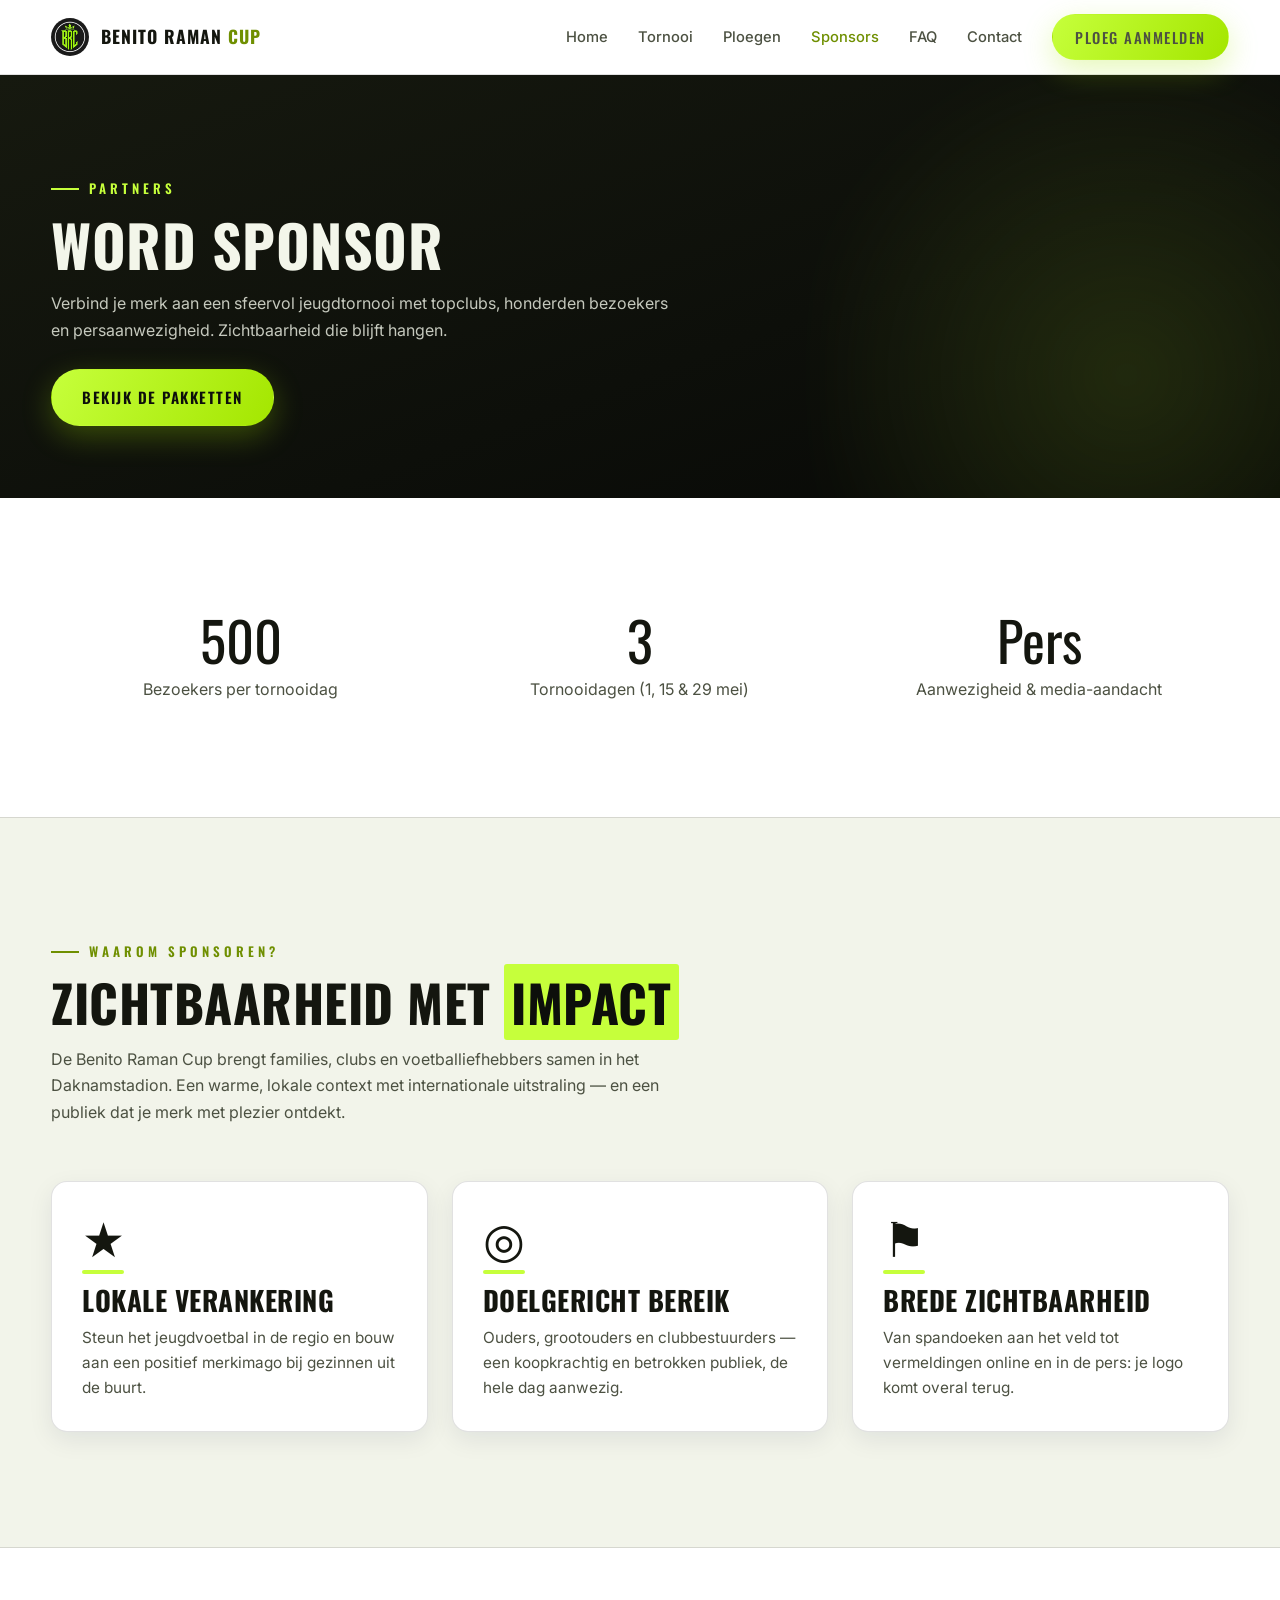
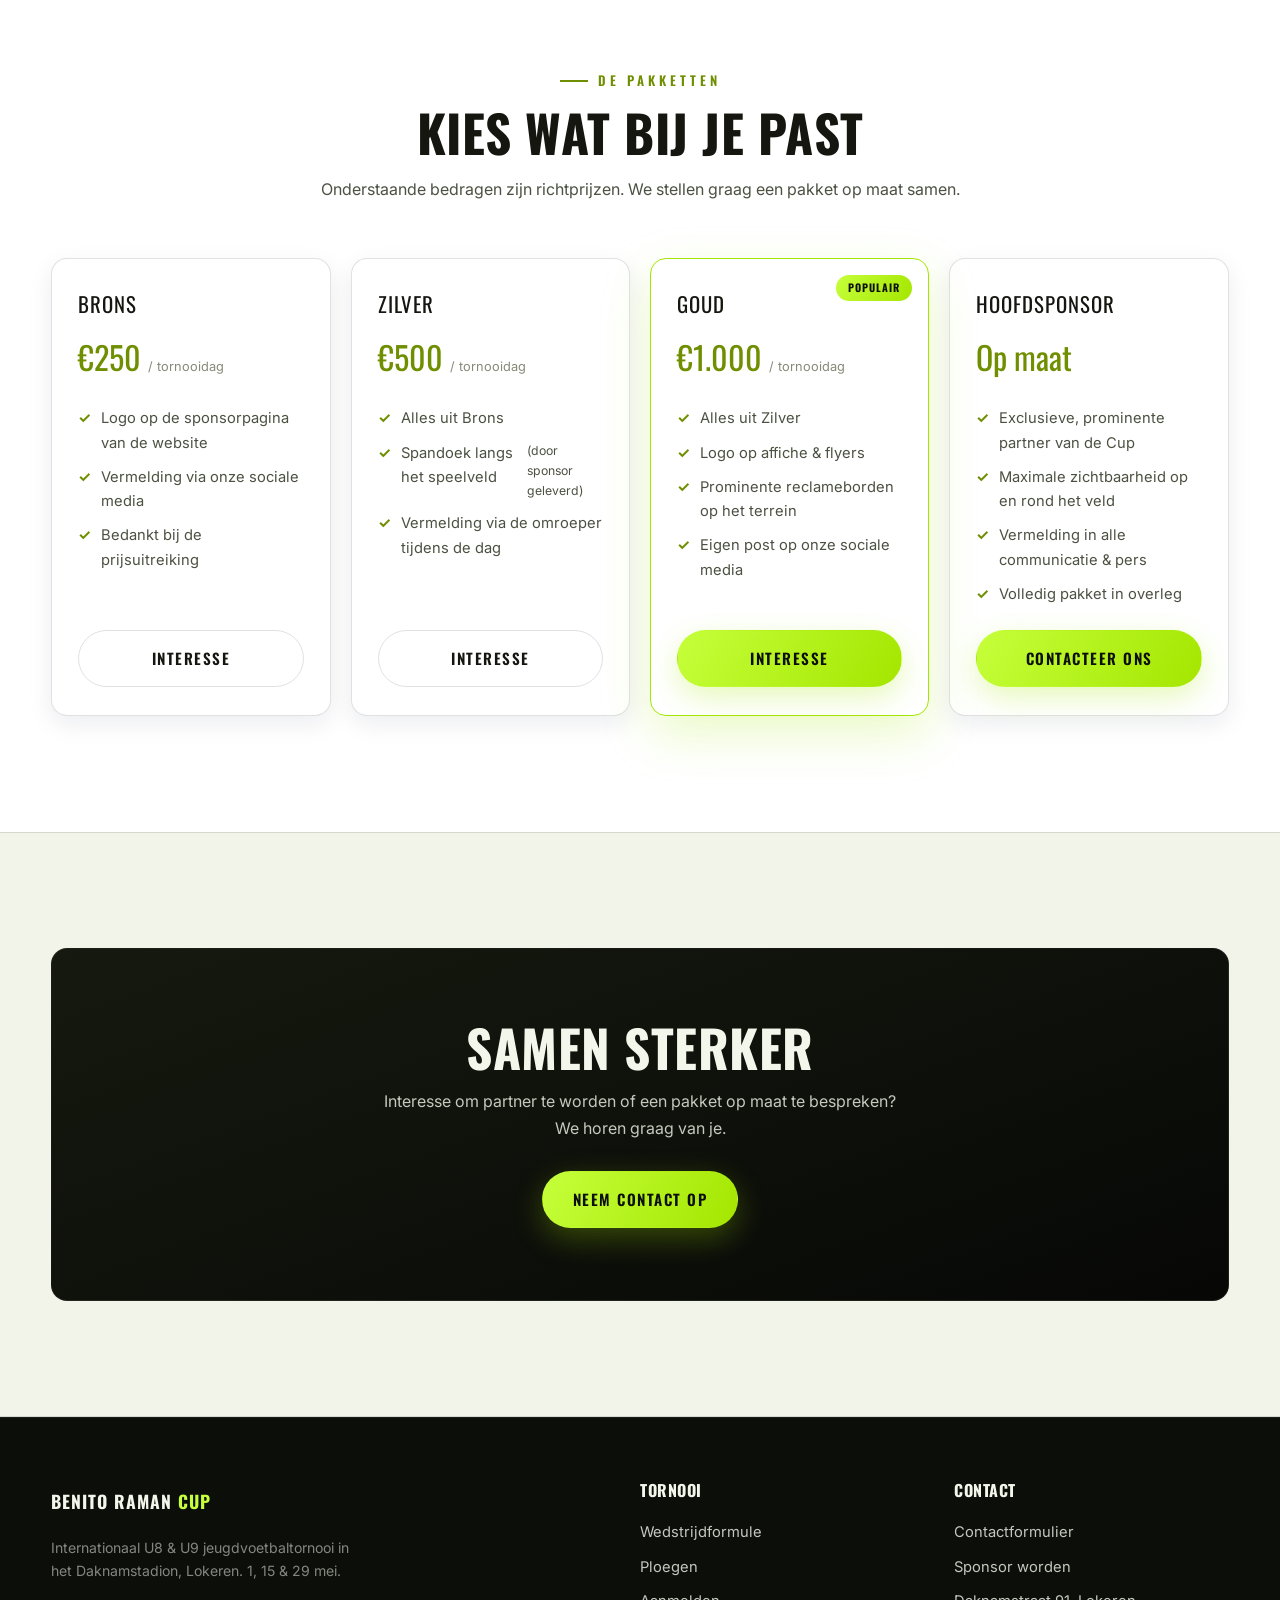
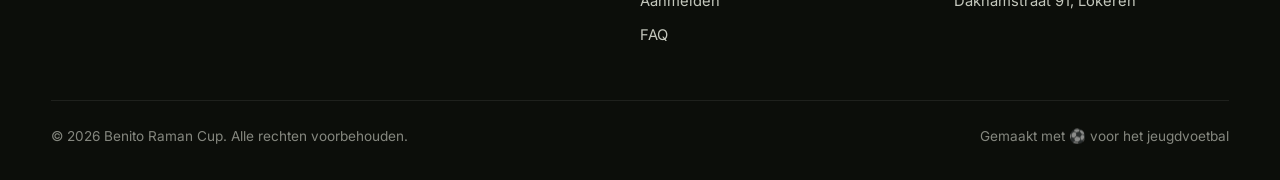
<file: sponsors.html>
<!DOCTYPE html>
<html lang="nl">
<head>
  <meta charset="UTF-8" />
  <meta name="viewport" content="width=device-width, initial-scale=1.0" />
  <title>Sponsors — Benito Raman Cup</title>
  <meta name="description" content="Word sponsor van de Benito Raman Cup. Bereik zo'n 500 bezoekers per tornooidag, met persaanwezigheid. Ontdek de sponsorpakketten." />
  <link rel="preconnect" href="https://fonts.googleapis.com" />
  <link rel="preconnect" href="https://fonts.gstatic.com" crossorigin />
  <link href="https://fonts.googleapis.com/css2?family=Oswald:wght@400;500;600;700&family=Inter:wght@400;500;600;700&display=swap" rel="stylesheet" />
  <link rel="stylesheet" href="assets/css/style.css?v=2" />
</head>
<body>

  <header class="nav">
    <div class="container nav-inner">
      <a href="index.html" class="brand">
        <img class="crest" src="assets/img/Logo_BRC.jpg" alt="Benito Raman Cup logo" onerror="this.style.display='none';this.nextElementSibling.style.display='block'">
        <svg class="crest" style="display:none" viewBox="0 0 40 40" fill="none" xmlns="http://www.w3.org/2000/svg" aria-hidden="true">
          <path d="M20 2l15 6v9c0 9.5-6.2 17.8-15 21C11.2 34.8 5 26.5 5 17V8l15-6z" fill="#0d0f0b"/>
          <path d="M13 13l2.4-3.4 4.6 2.8 4.6-2.8L27 13z" fill="#c6ff3b"/>
          <text x="20" y="27.5" text-anchor="middle" font-family="Oswald, sans-serif" font-weight="700" font-size="9" letter-spacing="0.5" fill="#c6ff3b">BRC</text>
        </svg>
        <b>BENITO RAMAN <span>CUP</span></b>
      </a>
      <nav class="nav-links" id="navLinks">
        <a href="index.html">Home</a>
        <a href="tornooi.html">Tornooi</a>
        <a href="ploegen.html">Ploegen</a>
        <a href="sponsors.html" class="active">Sponsors</a>
        <a href="faq.html">FAQ</a>
        <a href="contact.html">Contact</a>
        <a href="aanmelden.html" class="btn btn-primary" style="padding:10px 22px;">Ploeg aanmelden</a>
      </nav>
      <button class="nav-toggle" id="navToggle" aria-label="Menu">
        <svg width="26" height="26" viewBox="0 0 24 24" fill="none" stroke="currentColor" stroke-width="2"><line x1="3" y1="6" x2="21" y2="6"/><line x1="3" y1="12" x2="21" y2="12"/><line x1="3" y1="18" x2="21" y2="18"/></svg>
      </button>
    </div>
  </header>

  <section class="page-hero">
    <div class="hero-glow"></div>
    <div class="container page-hero-inner">
      <span class="eyebrow">Partners</span>
      <h1>Word sponsor</h1>
      <p>Verbind je merk aan een sfeervol jeugdtornooi met topclubs, honderden bezoekers en persaanwezigheid. Zichtbaarheid die blijft hangen.</p>
      <div style="margin-top:26px;"><a href="#pakketten" class="btn btn-gold">Bekijk de pakketten</a></div>
    </div>
  </section>

  <!-- Bereik -->
  <section>
    <div class="container">
      <div class="reach-band reveal">
        <div class="reach-item"><div class="big">500</div><div class="lbl">Bezoekers per tornooidag</div></div>
        <div class="reach-item"><div class="big">3</div><div class="lbl">Tornooidagen (1, 15 &amp; 29 mei)</div></div>
        <div class="reach-item"><div class="big">Pers</div><div class="lbl">Aanwezigheid &amp; media-aandacht</div></div>
      </div>
    </div>
  </section>

  <!-- Waarom -->
  <section class="bg-alt">
    <div class="container">
      <div class="section-head reveal">
        <span class="eyebrow">Waarom sponsoren?</span>
        <h2>Zichtbaarheid met <span class="text-gold">impact</span></h2>
        <p>De Benito Raman Cup brengt families, clubs en voetballiefhebbers samen in het Daknamstadion. Een warme, lokale context met internationale uitstraling — en een publiek dat je merk met plezier ontdekt.</p>
      </div>
      <div class="grid grid-3">
        <div class="card reveal"><div class="num">★</div><h3>Lokale verankering</h3><p>Steun het jeugdvoetbal in de regio en bouw aan een positief merkimago bij gezinnen uit de buurt.</p></div>
        <div class="card reveal"><div class="num">◎</div><h3>Doelgericht bereik</h3><p>Ouders, grootouders en clubbestuurders — een koopkrachtig en betrokken publiek, de hele dag aanwezig.</p></div>
        <div class="card reveal"><div class="num">⚑</div><h3>Brede zichtbaarheid</h3><p>Van spandoeken aan het veld tot vermeldingen online en in de pers: je logo komt overal terug.</p></div>
      </div>
    </div>
  </section>

  <!-- Pakketten -->
  <section id="pakketten">
    <div class="container">
      <div class="section-head center reveal">
        <span class="eyebrow" style="justify-content:center;">De pakketten</span>
        <h2>Kies wat bij je past</h2>
        <p>Onderstaande bedragen zijn richtprijzen. We stellen graag een pakket op maat samen.</p>
      </div>
      <div class="tier-grid">
        <div class="tier reveal">
          <div class="t-name">Brons</div>
          <div class="t-price">€250 <small>/ tornooidag</small></div>
          <ul>
            <li>Logo op de sponsorpagina van de website</li>
            <li>Vermelding via onze sociale media</li>
            <li>Bedankt bij de prijsuitreiking</li>
          </ul>
          <a href="contact.html" class="btn btn-ghost">Interesse</a>
        </div>
        <div class="tier reveal">
          <div class="t-name">Zilver</div>
          <div class="t-price">€500 <small>/ tornooidag</small></div>
          <ul>
            <li>Alles uit Brons</li>
            <li>Spandoek langs het speelveld <small>(door sponsor geleverd)</small></li>
            <li>Vermelding via de omroeper tijdens de dag</li>
          </ul>
          <a href="contact.html" class="btn btn-ghost">Interesse</a>
        </div>
        <div class="tier featured reveal">
          <span class="ribbon">Populair</span>
          <div class="t-name">Goud</div>
          <div class="t-price">€1.000 <small>/ tornooidag</small></div>
          <ul>
            <li>Alles uit Zilver</li>
            <li>Logo op affiche &amp; flyers</li>
            <li>Prominente reclameborden op het terrein</li>
            <li>Eigen post op onze sociale media</li>
          </ul>
          <a href="contact.html" class="btn btn-primary">Interesse</a>
        </div>
        <div class="tier reveal">
          <div class="t-name">Hoofdsponsor</div>
          <div class="t-price">Op maat</div>
          <ul>
            <li>Exclusieve, prominente partner van de Cup</li>
            <li>Maximale zichtbaarheid op en rond het veld</li>
            <li>Vermelding in alle communicatie &amp; pers</li>
            <li>Volledig pakket in overleg</li>
          </ul>
          <a href="contact.html" class="btn btn-gold">Contacteer ons</a>
        </div>
      </div>
    </div>
  </section>

  <!-- CTA -->
  <section class="bg-alt">
    <div class="container">
      <div class="cta-band reveal">
        <h2>Samen sterker</h2>
        <p>Interesse om partner te worden of een pakket op maat te bespreken? We horen graag van je.</p>
        <a href="contact.html" class="btn btn-gold">Neem contact op</a>
      </div>
    </div>
  </section>

  <footer class="footer">
    <div class="container">
      <div class="footer-grid">
        <div>
          <a href="index.html" class="brand" style="margin-bottom:14px;"><b>BENITO RAMAN <span>CUP</span></b></a>
          <p class="muted" style="max-width:320px;margin-top:10px;">Internationaal U8 &amp; U9 jeugdvoetbaltornooi in het Daknamstadion, Lokeren. 1, 15 &amp; 29 mei.</p>
        </div>
        <div>
          <h4>Tornooi</h4>
          <a href="tornooi.html">Wedstrijdformule</a>
          <a href="ploegen.html">Ploegen</a>
          <a href="aanmelden.html">Aanmelden</a>
          <a href="faq.html">FAQ</a>
        </div>
        <div>
          <h4>Contact</h4>
          <a href="contact.html">Contactformulier</a>
          <a href="sponsors.html">Sponsor worden</a>
          <a href="https://www.google.com/maps/search/?api=1&query=Daknamstraat+91+9160+Lokeren" target="_blank" rel="noopener">Daknamstraat 91, Lokeren</a>
        </div>
      </div>
      <div class="footer-bottom">
        <span>© <span id="year"></span> Benito Raman Cup. Alle rechten voorbehouden.</span>
        <span>Gemaakt met ⚽ voor het jeugdvoetbal</span>
      </div>
    </div>
  </footer>

  <script src="assets/js/main.js?v=2"></script>
</body>
</html>
</file>
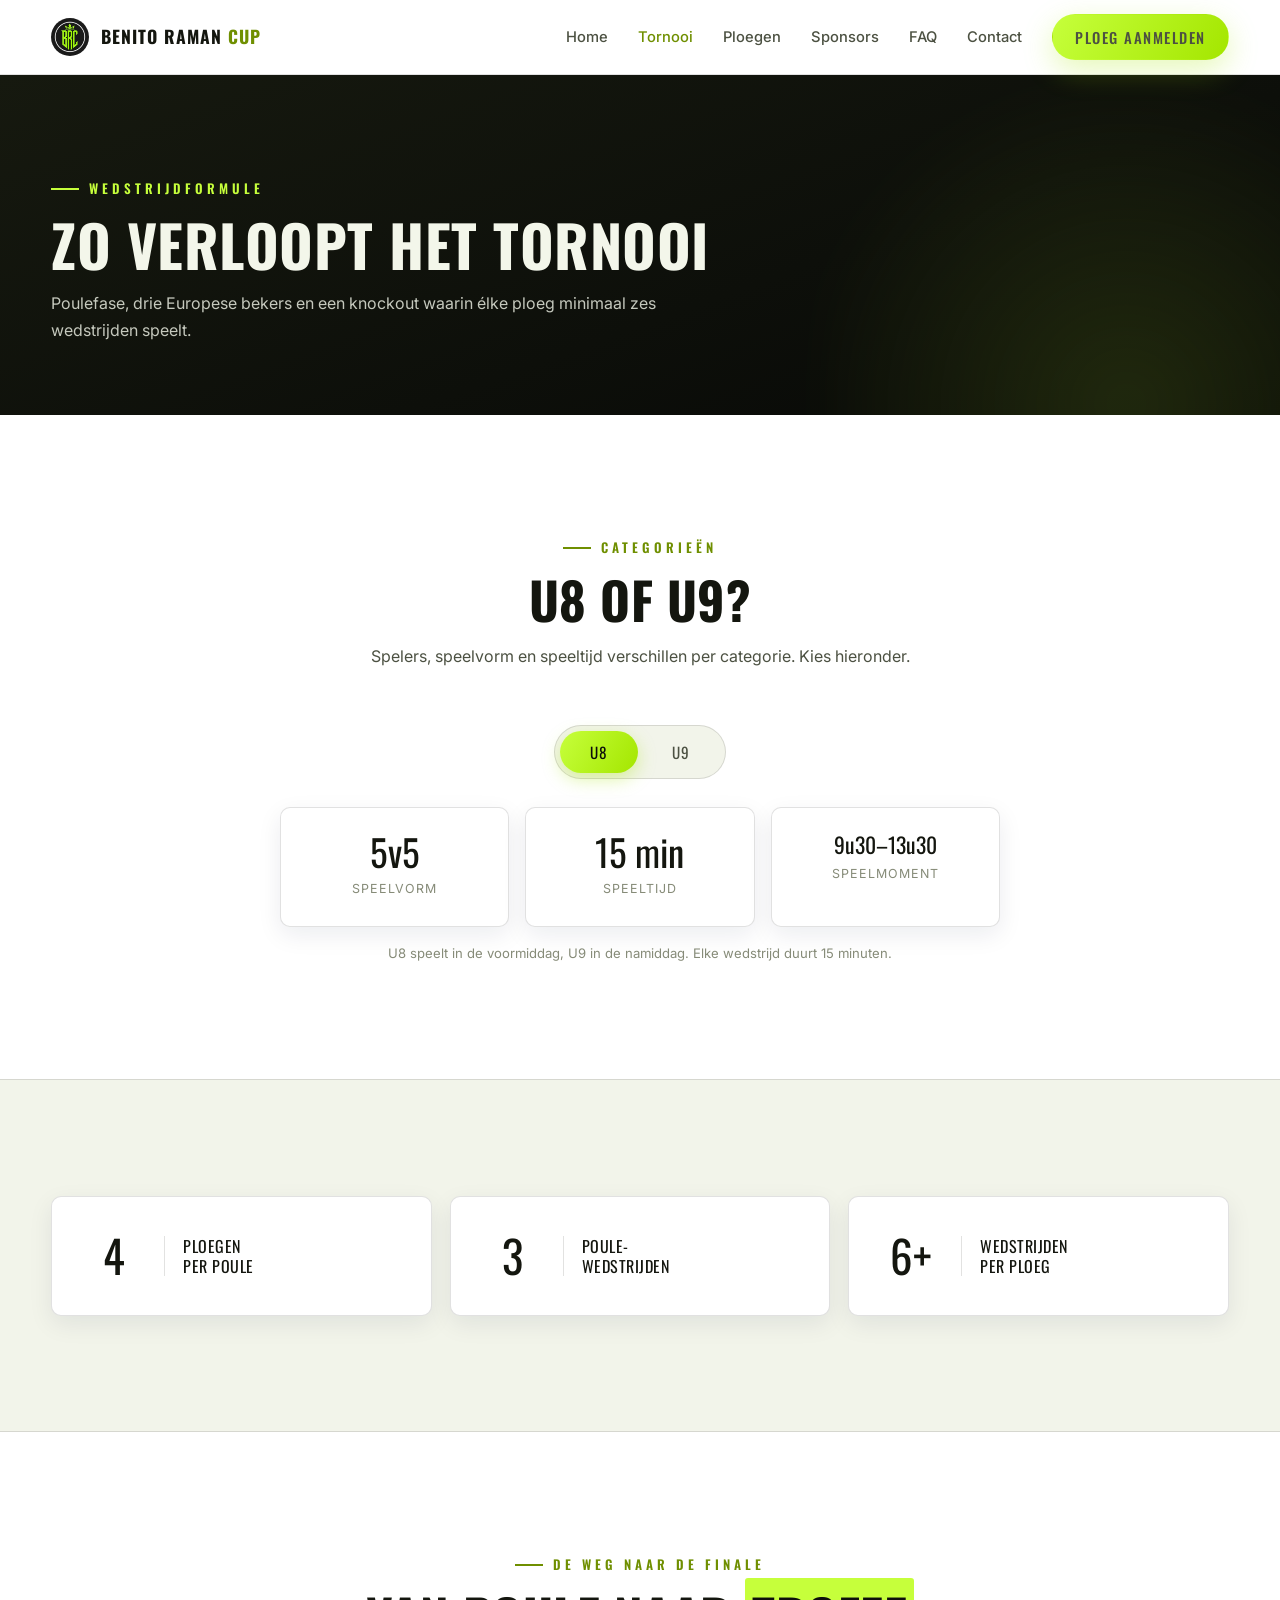
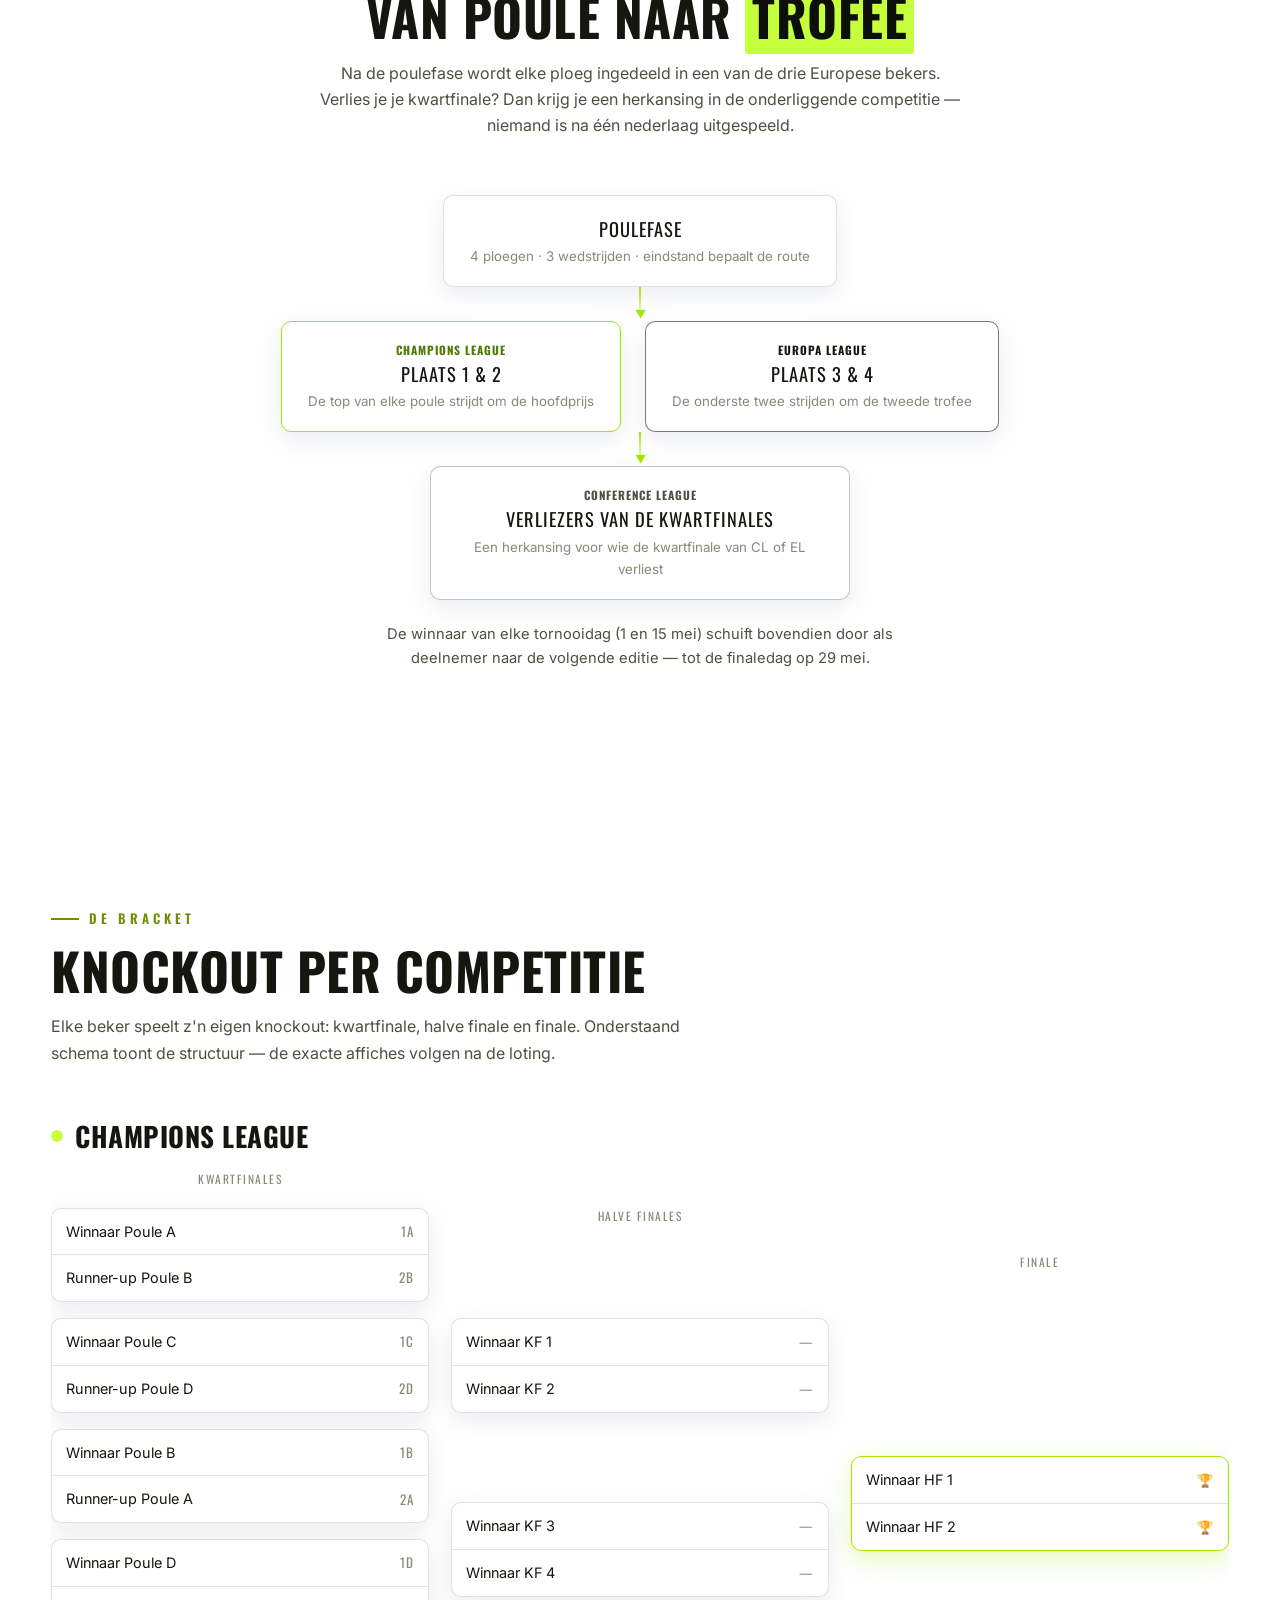
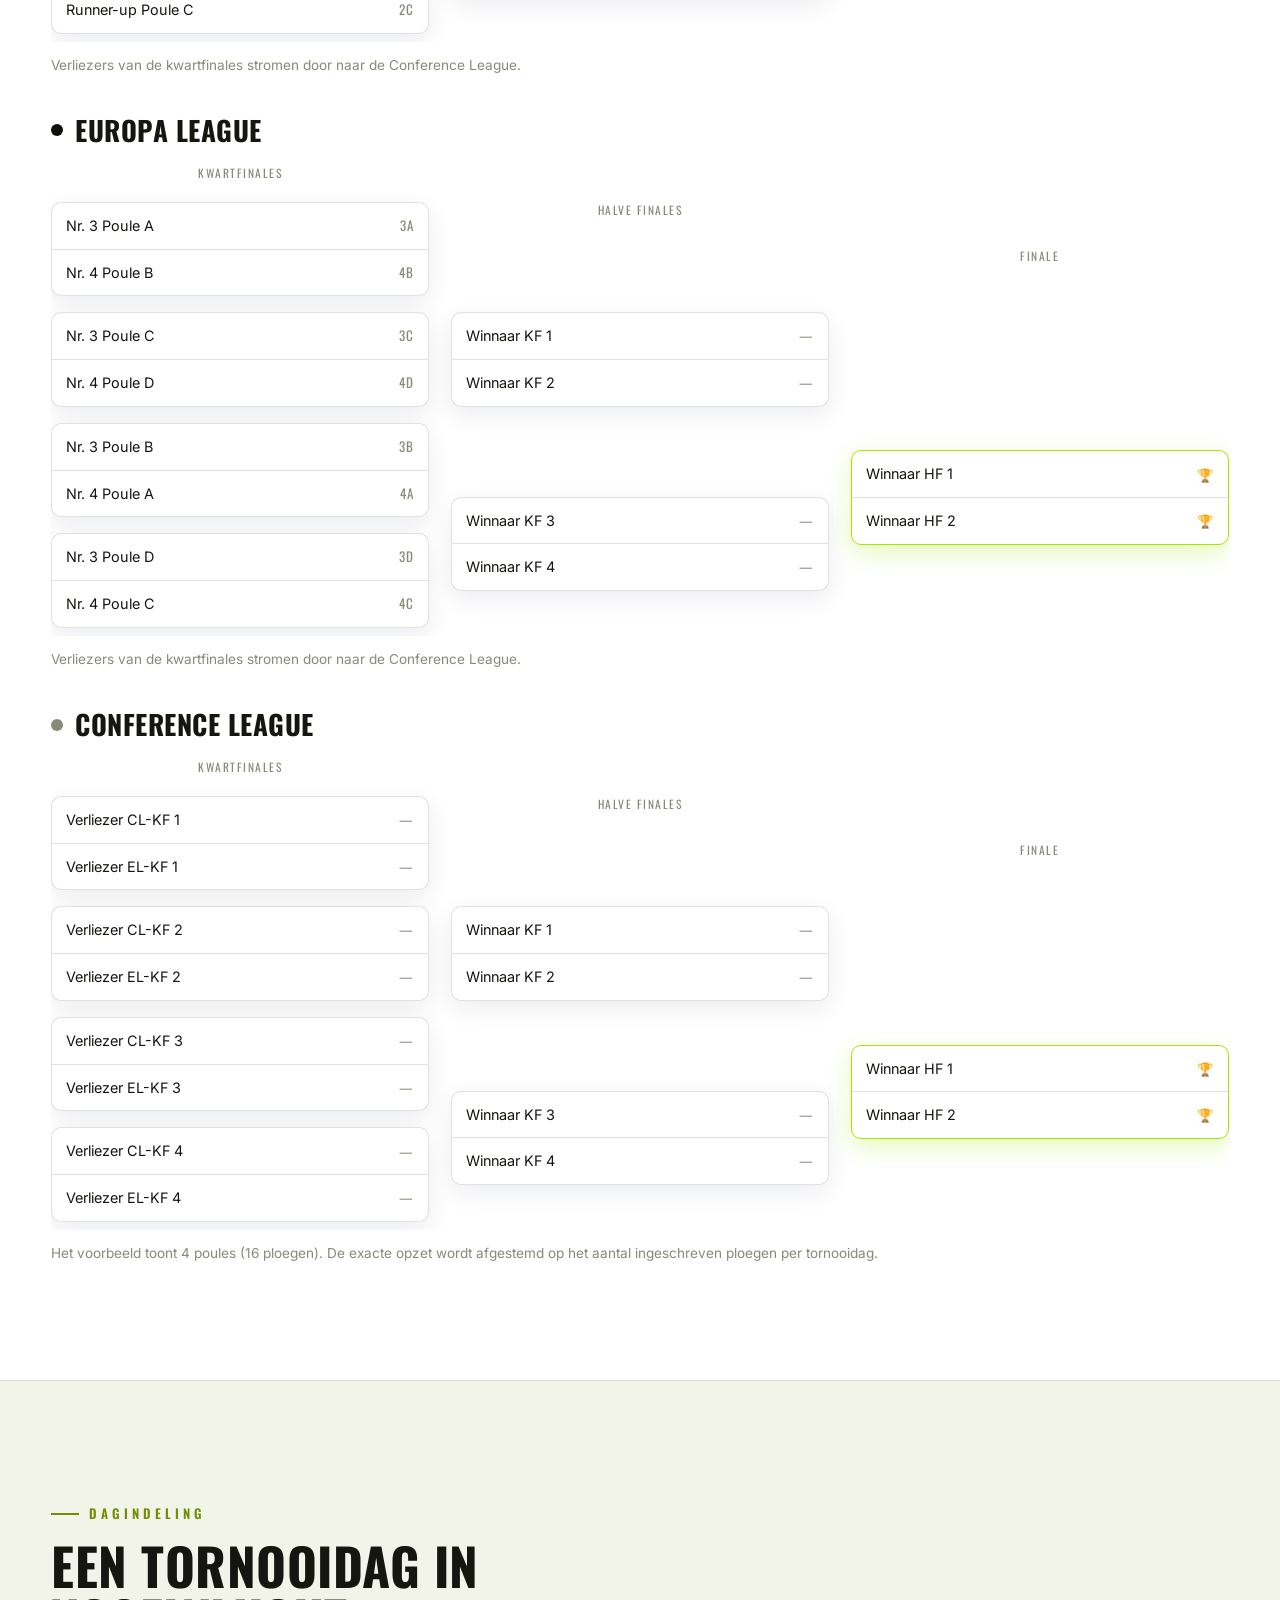
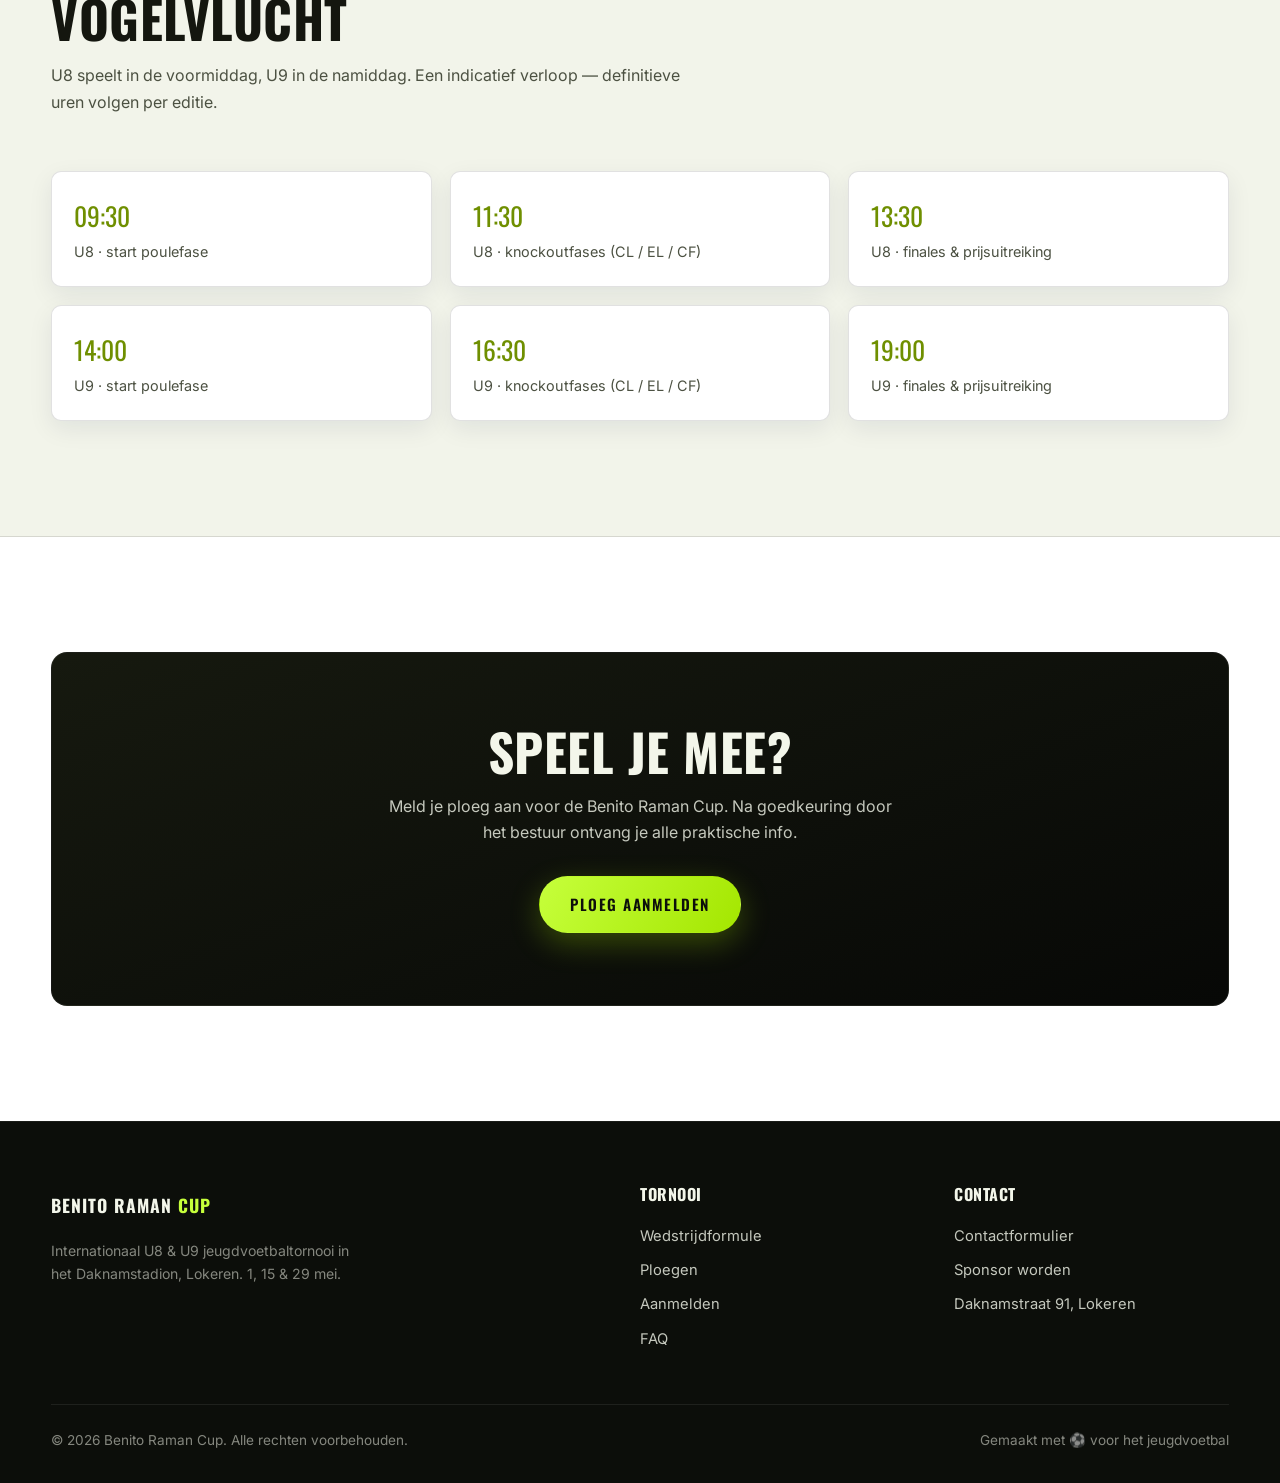
<file: tornooi.html>
<!DOCTYPE html>
<html lang="nl">
<head>
  <meta charset="UTF-8" />
  <meta name="viewport" content="width=device-width, initial-scale=1.0" />
  <title>Het tornooi — Benito Raman Cup</title>
  <meta name="description" content="Wedstrijdformule van de Benito Raman Cup: poulefase met 4 ploegen, gevolgd door knockout in de Champions League, Europa League en Conference League. Elke ploeg speelt minimaal 6 wedstrijden." />
  <link rel="preconnect" href="https://fonts.googleapis.com" />
  <link rel="preconnect" href="https://fonts.gstatic.com" crossorigin />
  <link href="https://fonts.googleapis.com/css2?family=Oswald:wght@400;500;600;700&family=Inter:wght@400;500;600;700&display=swap" rel="stylesheet" />
  <link rel="stylesheet" href="assets/css/style.css?v=2" />
</head>
<body>

  <!-- ============ NAV ============ -->
  <header class="nav">
    <div class="container nav-inner">
      <a href="index.html" class="brand">
        <img class="crest" src="assets/img/Logo_BRC.jpg" alt="Benito Raman Cup logo" onerror="this.style.display='none';this.nextElementSibling.style.display='block'">
        <svg class="crest" style="display:none" viewBox="0 0 40 40" fill="none" xmlns="http://www.w3.org/2000/svg" aria-hidden="true">
          <path d="M20 2l15 6v9c0 9.5-6.2 17.8-15 21C11.2 34.8 5 26.5 5 17V8l15-6z" fill="#0d0f0b"/>
          <path d="M13 13l2.4-3.4 4.6 2.8 4.6-2.8L27 13z" fill="#c6ff3b"/>
          <text x="20" y="27.5" text-anchor="middle" font-family="Oswald, sans-serif" font-weight="700" font-size="9" letter-spacing="0.5" fill="#c6ff3b">BRC</text>
        </svg>
        <b>BENITO RAMAN <span>CUP</span></b>
      </a>
      <nav class="nav-links" id="navLinks">
        <a href="index.html">Home</a>
        <a href="tornooi.html" class="active">Tornooi</a>
        <a href="ploegen.html">Ploegen</a>
        <a href="sponsors.html">Sponsors</a>
        <a href="faq.html">FAQ</a>
        <a href="contact.html">Contact</a>
        <a href="aanmelden.html" class="btn btn-primary" style="padding:10px 22px;">Ploeg aanmelden</a>
      </nav>
      <button class="nav-toggle" id="navToggle" aria-label="Menu">
        <svg width="26" height="26" viewBox="0 0 24 24" fill="none" stroke="currentColor" stroke-width="2"><line x1="3" y1="6" x2="21" y2="6"/><line x1="3" y1="12" x2="21" y2="12"/><line x1="3" y1="18" x2="21" y2="18"/></svg>
      </button>
    </div>
  </header>

  <!-- ============ PAGE HERO ============ -->
  <section class="page-hero">
    <div class="hero-glow"></div>
    <div class="container page-hero-inner">
      <span class="eyebrow">Wedstrijdformule</span>
      <h1>Zo verloopt het tornooi</h1>
      <p>Poulefase, drie Europese bekers en een knockout waarin élke ploeg minimaal zes wedstrijden speelt.</p>
    </div>
  </section>

  <!-- ============ U8 / U9 ============ -->
  <section>
    <div class="container">
      <div class="section-head center reveal">
        <span class="eyebrow" style="justify-content:center;">Categorieën</span>
        <h2>U8 of U9?</h2>
        <p>Spelers, speelvorm en speeltijd verschillen per categorie. Kies hieronder.</p>
      </div>

      <div class="compare reveal">
        <div class="toggle-tabs">
          <button class="toggle-btn active" data-target="cat-u8">U8</button>
          <button class="toggle-btn" data-target="cat-u9">U9</button>
        </div>

        <div class="compare-panel active" id="cat-u8">
          <div class="compare-grid three">
            <div class="compare-item"><div class="big">5v5</div><div class="lbl">Speelvorm</div></div>
            <div class="compare-item"><div class="big">15 min</div><div class="lbl">Speeltijd</div></div>
            <div class="compare-item"><div class="big sm">9u30&ndash;13u30</div><div class="lbl">Speelmoment</div></div>
          </div>
        </div>

        <div class="compare-panel" id="cat-u9">
          <div class="compare-grid three">
            <div class="compare-item"><div class="big">8v8</div><div class="lbl">Speelvorm</div></div>
            <div class="compare-item"><div class="big">15 min</div><div class="lbl">Speeltijd</div></div>
            <div class="compare-item"><div class="big sm">14u&ndash;19u</div><div class="lbl">Speelmoment</div></div>
          </div>
        </div>

        <p class="compare-hint">U8 speelt in de voormiddag, U9 in de namiddag. Elke wedstrijd duurt 15 minuten.</p>
      </div>
    </div>
  </section>

  <!-- ============ KERNCIJFERS ============ -->
  <section class="bg-alt">
    <div class="container">
      <div class="stat-row reveal">
        <div class="stat-tile"><span class="n">4</span><span class="t">Ploegen<br>per poule</span></div>
        <div class="stat-tile"><span class="n">3</span><span class="t">Poule-<br>wedstrijden</span></div>
        <div class="stat-tile"><span class="n">6+</span><span class="t">Wedstrijden<br>per ploeg</span></div>
      </div>
    </div>
  </section>

  <!-- ============ ROUTING FLOW ============ -->
  <section>
    <div class="container">
      <div class="section-head center reveal">
        <span class="eyebrow" style="justify-content:center;">De weg naar de finale</span>
        <h2>Van poule naar <span class="text-gold">trofee</span></h2>
        <p>Na de poulefase wordt elke ploeg ingedeeld in een van de drie Europese bekers. Verlies je je kwartfinale? Dan krijg je een herkansing in de onderliggende competitie — niemand is na één nederlaag uitgespeeld.</p>
      </div>

      <div class="flow reveal">
        <div class="flow-node">
          <div class="ttl">Poulefase</div>
          <small>4 ploegen · 3 wedstrijden · eindstand bepaalt de route</small>
        </div>
        <div class="flow-arrow"></div>
        <div class="flow-split">
          <div class="flow-branch">
            <div class="flow-node cl">
              <div class="badge-line">Champions League</div>
              <div class="ttl">Plaats 1 &amp; 2</div>
              <small>De top van elke poule strijdt om de hoofdprijs</small>
            </div>
          </div>
          <div class="flow-branch">
            <div class="flow-node el">
              <div class="badge-line">Europa League</div>
              <div class="ttl">Plaats 3 &amp; 4</div>
              <small>De onderste twee strijden om de tweede trofee</small>
            </div>
          </div>
        </div>
        <div class="flow-arrow"></div>
        <div class="flow-node cf">
          <div class="badge-line">Conference League</div>
          <div class="ttl">Verliezers van de kwartfinales</div>
          <small>Een herkansing voor wie de kwartfinale van CL of EL verliest</small>
        </div>
        <p class="flow-merge-note">De winnaar van elke tornooidag (1 en 15 mei) schuift bovendien door als deelnemer naar de volgende editie — tot de finaledag op 29 mei.</p>
      </div>
    </div>
  </section>

  <!-- ============ BRACKETS ============ -->
  <section>
    <div class="container">
      <div class="section-head reveal">
        <span class="eyebrow">De bracket</span>
        <h2>Knockout per competitie</h2>
        <p>Elke beker speelt z'n eigen knockout: kwartfinale, halve finale en finale. Onderstaand schema toont de structuur — de exacte affiches volgen na de loting.</p>
      </div>

      <!-- Champions League -->
      <div class="bracket-block reveal">
        <div class="bracket-title cl"><span class="dot"></span><h3>Champions League</h3></div>
        <div class="bracket-wrap">
          <div class="bracket">
            <div class="round">
              <div class="round-label">Kwartfinales</div>
              <div class="match"><div class="slot">Winnaar Poule A <span class="seed">1A</span></div><div class="slot">Runner-up Poule B <span class="seed">2B</span></div></div>
              <div class="match"><div class="slot">Winnaar Poule C <span class="seed">1C</span></div><div class="slot">Runner-up Poule D <span class="seed">2D</span></div></div>
              <div class="match"><div class="slot">Winnaar Poule B <span class="seed">1B</span></div><div class="slot">Runner-up Poule A <span class="seed">2A</span></div></div>
              <div class="match"><div class="slot">Winnaar Poule D <span class="seed">1D</span></div><div class="slot">Runner-up Poule C <span class="seed">2C</span></div></div>
            </div>
            <div class="round">
              <div class="round-label">Halve finales</div>
              <div class="match"><div class="slot">Winnaar KF 1 <span class="seed">—</span></div><div class="slot">Winnaar KF 2 <span class="seed">—</span></div></div>
              <div class="match"><div class="slot">Winnaar KF 3 <span class="seed">—</span></div><div class="slot">Winnaar KF 4 <span class="seed">—</span></div></div>
            </div>
            <div class="round">
              <div class="round-label">Finale</div>
              <div class="match final"><div class="slot">Winnaar HF 1 <span class="seed">🏆</span></div><div class="slot">Winnaar HF 2 <span class="seed">🏆</span></div></div>
            </div>
          </div>
        </div>
        <p class="bracket-note">Verliezers van de kwartfinales stromen door naar de Conference League.</p>
      </div>

      <!-- Europa League -->
      <div class="bracket-block reveal">
        <div class="bracket-title el"><span class="dot"></span><h3>Europa League</h3></div>
        <div class="bracket-wrap">
          <div class="bracket">
            <div class="round">
              <div class="round-label">Kwartfinales</div>
              <div class="match"><div class="slot">Nr. 3 Poule A <span class="seed">3A</span></div><div class="slot">Nr. 4 Poule B <span class="seed">4B</span></div></div>
              <div class="match"><div class="slot">Nr. 3 Poule C <span class="seed">3C</span></div><div class="slot">Nr. 4 Poule D <span class="seed">4D</span></div></div>
              <div class="match"><div class="slot">Nr. 3 Poule B <span class="seed">3B</span></div><div class="slot">Nr. 4 Poule A <span class="seed">4A</span></div></div>
              <div class="match"><div class="slot">Nr. 3 Poule D <span class="seed">3D</span></div><div class="slot">Nr. 4 Poule C <span class="seed">4C</span></div></div>
            </div>
            <div class="round">
              <div class="round-label">Halve finales</div>
              <div class="match"><div class="slot">Winnaar KF 1 <span class="seed">—</span></div><div class="slot">Winnaar KF 2 <span class="seed">—</span></div></div>
              <div class="match"><div class="slot">Winnaar KF 3 <span class="seed">—</span></div><div class="slot">Winnaar KF 4 <span class="seed">—</span></div></div>
            </div>
            <div class="round">
              <div class="round-label">Finale</div>
              <div class="match final"><div class="slot">Winnaar HF 1 <span class="seed">🏆</span></div><div class="slot">Winnaar HF 2 <span class="seed">🏆</span></div></div>
            </div>
          </div>
        </div>
        <p class="bracket-note">Verliezers van de kwartfinales stromen door naar de Conference League.</p>
      </div>

      <!-- Conference League -->
      <div class="bracket-block reveal">
        <div class="bracket-title cf"><span class="dot"></span><h3>Conference League</h3></div>
        <div class="bracket-wrap">
          <div class="bracket">
            <div class="round">
              <div class="round-label">Kwartfinales</div>
              <div class="match"><div class="slot">Verliezer CL-KF 1 <span class="seed">—</span></div><div class="slot">Verliezer EL-KF 1 <span class="seed">—</span></div></div>
              <div class="match"><div class="slot">Verliezer CL-KF 2 <span class="seed">—</span></div><div class="slot">Verliezer EL-KF 2 <span class="seed">—</span></div></div>
              <div class="match"><div class="slot">Verliezer CL-KF 3 <span class="seed">—</span></div><div class="slot">Verliezer EL-KF 3 <span class="seed">—</span></div></div>
              <div class="match"><div class="slot">Verliezer CL-KF 4 <span class="seed">—</span></div><div class="slot">Verliezer EL-KF 4 <span class="seed">—</span></div></div>
            </div>
            <div class="round">
              <div class="round-label">Halve finales</div>
              <div class="match"><div class="slot">Winnaar KF 1 <span class="seed">—</span></div><div class="slot">Winnaar KF 2 <span class="seed">—</span></div></div>
              <div class="match"><div class="slot">Winnaar KF 3 <span class="seed">—</span></div><div class="slot">Winnaar KF 4 <span class="seed">—</span></div></div>
            </div>
            <div class="round">
              <div class="round-label">Finale</div>
              <div class="match final"><div class="slot">Winnaar HF 1 <span class="seed">🏆</span></div><div class="slot">Winnaar HF 2 <span class="seed">🏆</span></div></div>
            </div>
          </div>
        </div>
        <p class="bracket-note">Het voorbeeld toont 4 poules (16 ploegen). De exacte opzet wordt afgestemd op het aantal ingeschreven ploegen per tornooidag.</p>
      </div>
    </div>
  </section>

  <!-- ============ DAGINDELING ============ -->
  <section class="bg-alt">
    <div class="container">
      <div class="section-head reveal">
        <span class="eyebrow">Dagindeling</span>
        <h2>Een tornooidag in vogelvlucht</h2>
        <p>U8 speelt in de voormiddag, U9 in de namiddag. Een indicatief verloop — definitieve uren volgen per editie.</p>
      </div>
      <div class="schedule-grid reveal">
        <div class="schedule-card"><div class="time">09:30</div><div class="label">U8 · start poulefase</div></div>
        <div class="schedule-card"><div class="time">11:30</div><div class="label">U8 · knockoutfases (CL / EL / CF)</div></div>
        <div class="schedule-card"><div class="time">13:30</div><div class="label">U8 · finales &amp; prijsuitreiking</div></div>
        <div class="schedule-card"><div class="time">14:00</div><div class="label">U9 · start poulefase</div></div>
        <div class="schedule-card"><div class="time">16:30</div><div class="label">U9 · knockoutfases (CL / EL / CF)</div></div>
        <div class="schedule-card"><div class="time">19:00</div><div class="label">U9 · finales &amp; prijsuitreiking</div></div>
      </div>
    </div>
  </section>

  <!-- ============ CTA ============ -->
  <section>
    <div class="container">
      <div class="cta-band reveal">
        <h2>Speel je mee?</h2>
        <p>Meld je ploeg aan voor de Benito Raman Cup. Na goedkeuring door het bestuur ontvang je alle praktische info.</p>
        <a href="aanmelden.html" class="btn btn-gold">Ploeg aanmelden</a>
      </div>
    </div>
  </section>

  <!-- ============ FOOTER ============ -->
  <footer class="footer">
    <div class="container">
      <div class="footer-grid">
        <div>
          <a href="index.html" class="brand" style="margin-bottom:14px;"><b>BENITO RAMAN <span>CUP</span></b></a>
          <p class="muted" style="max-width:320px;margin-top:10px;">Internationaal U8 &amp; U9 jeugdvoetbaltornooi in het Daknamstadion, Lokeren. 1, 15 &amp; 29 mei.</p>
        </div>
        <div>
          <h4>Tornooi</h4>
          <a href="tornooi.html">Wedstrijdformule</a>
          <a href="ploegen.html">Ploegen</a>
          <a href="aanmelden.html">Aanmelden</a>
          <a href="faq.html">FAQ</a>
        </div>
        <div>
          <h4>Contact</h4>
          <a href="contact.html">Contactformulier</a>
          <a href="sponsors.html">Sponsor worden</a>
          <a href="https://www.google.com/maps/search/?api=1&query=Daknamstraat+91+9160+Lokeren" target="_blank" rel="noopener">Daknamstraat 91, Lokeren</a>
        </div>
      </div>
      <div class="footer-bottom">
        <span>© <span id="year"></span> Benito Raman Cup. Alle rechten voorbehouden.</span>
        <span>Gemaakt met ⚽ voor het jeugdvoetbal</span>
      </div>
    </div>
  </footer>

  <script src="assets/js/main.js?v=2"></script>
</body>
</html>
</file>
<file: assets/css/style.css>
/* ============================================================
   BENITO RAMAN CUP — Design System
   Licht/wit thema + donkernavy hero. Blauw & goud accenten.
   ============================================================ */

:root {
  /* Lichte basis */
  --bg:        #ffffff;   /* hoofdsecties */
  --bg-2:      #f2f4ea;   /* afwisselende lichte secties (subtiele lime-tint) */
  --surface:   #ffffff;   /* kaarten */
  --surface-2: #f7f8f1;
  --line:      rgba(13, 15, 11, 0.12);
  --line-soft: rgba(13, 15, 11, 0.06);

  /* Donkere secties (bijna-zwart) */
  --dark:      #0c0e0a;
  --grad-dark: linear-gradient(160deg, #16190f 0%, #0d0f0a 60%, #070806 100%);

  /* Tekst op licht */
  --text:      #14160f;
  --text-soft: #4c5142;
  --text-dim:  #868b78;
  /* Tekst op donker */
  --on-dark:        #f3f6ea;
  --on-dark-soft:   rgba(243, 246, 234, 0.80);
  --on-dark-dim:    rgba(243, 246, 234, 0.52);

  /* Accenten */
  --volt:      #c6ff3b;   /* neongroen (brandkleur) */
  --volt-dark: #a4e600;   /* dieper lime voor verlopen */
  --ink:       #0d0f0b;   /* zwart, tekst op volt */
  --accent:    #c6ff3b;   /* = volt */
  --accent-2:  #a4e600;
  --gold:      #6f8f00;   /* leesbaar donkergroen (tekst op licht) */
  --gold-fill: #c6ff3b;   /* = volt (vlakken) */
  --gold-soft: #eaffb0;

  --grad-cl:   linear-gradient(120deg, #c6ff3b 0%, #a4e600 100%);
  --grad-gold: linear-gradient(120deg, #c6ff3b 0%, #a4e600 100%);

  /* Typografie */
  --font-display: 'Oswald', 'Arial Narrow', sans-serif;
  --font-body:    'Inter', system-ui, -apple-system, sans-serif;

  /* Maatvoering */
  --maxw: 1180px;
  --radius:    16px;
  --radius-sm: 10px;
  --shadow:    0 18px 50px rgba(15, 28, 60, 0.12);
  --shadow-sm: 0 8px 24px rgba(15, 28, 60, 0.08);
}

/* ---------- Reset ---------- */
*, *::before, *::after { box-sizing: border-box; margin: 0; padding: 0; }
html { scroll-behavior: smooth; }
body {
  font-family: var(--font-body);
  background: var(--bg);
  color: var(--text);
  line-height: 1.65;
  -webkit-font-smoothing: antialiased;
  overflow-x: hidden;
}
img { max-width: 100%; display: block; }
a { color: inherit; text-decoration: none; }
ul { list-style: none; }

/* ---------- Typografie ---------- */
h1, h2, h3, h4 {
  font-family: var(--font-display);
  font-weight: 700;
  line-height: 1.05;
  letter-spacing: 0.5px;
  text-transform: uppercase;
  color: var(--text);
}
h1 { font-size: clamp(2.6rem, 7vw, 5.2rem); }
h2 { font-size: clamp(2rem, 4.5vw, 3.2rem); }
h3 { font-size: clamp(1.3rem, 2.4vw, 1.7rem); }
p  { color: var(--text-soft); }

.eyebrow {
  font-family: var(--font-display);
  text-transform: uppercase;
  letter-spacing: 4px;
  font-size: 0.82rem;
  font-weight: 600;
  color: var(--gold);
  display: inline-flex;
  align-items: center;
  gap: 10px;
}
.eyebrow::before {
  content: "";
  width: 28px; height: 2px;
  background: var(--gold);
  display: inline-block;
}

/* Markeer-highlight op licht, volt-tekst op donker */
.text-gold, .gradient-text {
  background: var(--volt); color: var(--ink);
  padding: 0 .14em; border-radius: 3px;
  -webkit-text-fill-color: currentColor;
}
.dark .text-gold, .dark .gradient-text,
.hero .text-gold, .hero .gradient-text,
.page-hero .text-gold, .page-hero .gradient-text {
  background: transparent; color: var(--volt); padding: 0;
}

/* ---------- Donkere secties ---------- */
.dark { background: var(--grad-dark); color: var(--on-dark); }
.dark h1, .dark h2, .dark h3, .dark h4 { color: var(--on-dark); }
.dark p { color: var(--on-dark-soft); }
.dark .eyebrow { color: var(--volt); }
.dark .eyebrow::before { background: var(--volt); }

/* ---------- Layout ---------- */
.container { width: min(var(--maxw), 92vw); margin-inline: auto; }
section { padding: clamp(64px, 9vw, 120px) 0; position: relative; }
.section-head { max-width: 640px; margin-bottom: 56px; }
.section-head.center { margin-inline: auto; text-align: center; }
.section-head h2 { margin: 14px 0 16px; }
.bg-alt { background: var(--bg-2); border-block: 1px solid var(--line); }

/* ---------- Buttons ---------- */
.btn {
  display: inline-flex; align-items: center; gap: 10px;
  font-family: var(--font-display);
  text-transform: uppercase;
  letter-spacing: 1.5px;
  font-weight: 600;
  font-size: 0.95rem;
  padding: 15px 30px;
  border-radius: 50px;
  border: 1px solid transparent;
  cursor: pointer;
  transition: transform .18s ease, box-shadow .18s ease, background .18s ease;
}
.btn:hover { transform: translateY(-2px); }
.btn-primary {
  background: var(--grad-cl);
  color: var(--ink);
  box-shadow: 0 10px 30px rgba(164, 230, 0, 0.28);
}
.btn-primary:hover { box-shadow: 0 16px 40px rgba(164, 230, 0, 0.40); }
.btn-gold {
  background: var(--grad-gold);
  color: var(--ink);
  box-shadow: 0 10px 30px rgba(164, 230, 0, 0.28);
}
.btn-ghost {
  background: transparent;
  color: var(--text);
  border-color: var(--line);
}
.btn-ghost:hover { background: rgba(13,15,11,0.05); }
.dark .btn-ghost { color: var(--on-dark); border-color: rgba(255,255,255,0.22); }
.dark .btn-ghost:hover { background: rgba(255,255,255,0.08); }

/* ---------- Navbar ---------- */
.nav {
  position: sticky; top: 0; z-index: 100;
  backdrop-filter: blur(14px);
  background: rgba(255, 255, 255, 0.82);
  border-bottom: 1px solid var(--line);
}
.nav-inner {
  display: flex; align-items: center; justify-content: space-between;
  height: 74px;
}
.brand { display: flex; align-items: center; gap: 12px; font-family: var(--font-display); text-transform: uppercase; color: var(--text); }
.brand .crest { width: 38px; height: 38px; }
.brand b { font-weight: 700; letter-spacing: 1px; font-size: 1.1rem; }
.brand span { color: var(--gold); }
.dark .brand span, .footer .brand span { color: var(--volt); }
.nav-links { display: flex; align-items: center; gap: 30px; }
.nav-links a {
  font-size: 0.92rem; color: var(--text-soft);
  font-weight: 500; transition: color .15s;
  position: relative;
}
.nav-links a:hover { color: var(--text); }
.nav-links a.active { color: var(--gold); }
.nav-toggle { display: none; background: none; border: 0; color: var(--text); cursor: pointer; }

/* ---------- Hero (donkernavy) ---------- */
.hero {
  position: relative;
  min-height: 92vh;
  display: flex; align-items: center;
  overflow: hidden;
  background: var(--grad-dark);
  color: var(--on-dark);
  padding-block: 60px;
}
.hero h1, .hero h2, .hero h3 { color: var(--on-dark); }
.hero p { color: var(--on-dark-soft); }
.hero .eyebrow { color: var(--volt); }
.hero .eyebrow::before { background: var(--volt); }
.hero-bg { position: absolute; inset: 0; z-index: 0; }
.hero-bg svg { width: 100%; height: 100%; }
.hero-glow {
  position: absolute; z-index: 0;
  width: 70vw; height: 70vw; max-width: 900px; max-height: 900px;
  right: -15%; top: -25%;
  background: radial-gradient(circle, rgba(198,255,59,0.32), transparent 62%);
  filter: blur(20px); pointer-events: none;
}
.hero-glow.two {
  left: -20%; right: auto; top: auto; bottom: -30%;
  background: radial-gradient(circle, rgba(164,230,0,0.18), transparent 62%);
}
.hero-inner { position: relative; z-index: 2; max-width: 760px; }
.hero h1 { margin: 18px 0 22px; }
.hero h1 .line2 { display: block; }
.hero-lead { font-size: clamp(1.05rem, 1.6vw, 1.25rem); max-width: 560px; margin-bottom: 34px; }
.hero-cta { display: flex; gap: 16px; flex-wrap: wrap; }
.hero-dates-label {
  font-family: var(--font-display); text-transform: uppercase; letter-spacing: 3px;
  font-size: .72rem; color: var(--on-dark-dim); margin: 44px 0 14px;
}
.hero-dates {
  display: flex; gap: 14px; flex-wrap: wrap;
}
.date-chip {
  display: flex; align-items: center; gap: 12px;
  background: rgba(255,255,255,0.05); border: 1px solid rgba(255,255,255,0.14);
  border-radius: 14px; padding: 12px 18px;
}
.date-chip .ed {
  font-family: var(--font-display); text-transform: uppercase; letter-spacing: 1px;
  font-size: .66rem; color: var(--on-dark-dim);
  border-right: 1px solid rgba(255,255,255,0.16); padding-right: 12px;
}
.date-chip .dt {
  font-family: var(--font-display); text-transform: uppercase; letter-spacing: 1px;
  font-size: 1.25rem; color: var(--gold-fill); line-height: 1;
}

/* ---------- Cards / grids ---------- */
.grid { display: grid; gap: 24px; }
.grid-3 { grid-template-columns: repeat(3, 1fr); }
.grid-4 { grid-template-columns: repeat(4, 1fr); }

.card {
  background: var(--surface);
  border: 1px solid var(--line);
  border-radius: var(--radius);
  padding: 30px;
  box-shadow: var(--shadow-sm);
  transition: transform .2s ease, border-color .2s ease, box-shadow .2s ease;
  position: relative;
  overflow: hidden;
}
.card:hover { transform: translateY(-5px); border-color: var(--volt-dark); box-shadow: var(--shadow); }
.card .num {
  font-family: var(--font-display);
  font-size: 3rem; line-height: 1;
  color: var(--text);
  margin-bottom: 12px;
}
.card .num::after { content: ""; display: block; width: 42px; height: 4px; background: var(--volt); margin-top: 10px; border-radius: 2px; }
.card h3 { margin-bottom: 10px; }
.card p { font-size: 0.96rem; }

/* Tournament day cards */
.day-card { display: flex; flex-direction: column; gap: 8px; }
.day-card .tag {
  align-self: flex-start;
  font-family: var(--font-display); text-transform: uppercase;
  letter-spacing: 1.5px; font-size: 0.72rem; font-weight: 600;
  padding: 6px 12px; border-radius: 50px;
  background: rgba(198,255,59,0.18); color: var(--gold);
  border: 1px solid rgba(164,230,0,0.35); margin-bottom: 6px;
}
.day-card .date { font-family: var(--font-display); font-size: 2.4rem; color: var(--text); }
.day-card .date span { color: var(--gold); }

/* ---------- Teams ---------- */
.teams-row { display: flex; flex-wrap: wrap; gap: 18px; justify-content: center; }
.team-chip {
  display: flex; align-items: center; gap: 12px;
  background: var(--surface); border: 1px solid var(--line);
  border-radius: 50px; padding: 12px 22px 12px 14px;
  font-family: var(--font-display); text-transform: uppercase;
  letter-spacing: 1px; font-size: 0.95rem;
  box-shadow: var(--shadow-sm);
  transition: border-color .2s, transform .2s;
}
.team-chip:hover { border-color: var(--gold); transform: translateY(-3px); }
.team-chip .badge {
  width: 40px; height: 40px; border-radius: 50%; overflow: hidden;
  display: grid; place-items: center;
  background: var(--dark); color: var(--volt);
  font-weight: 700; font-size: 0.78rem;
}
.team-chip .badge img { width: 100%; height: 100%; object-fit: contain; padding: 4px; }

/* ---------- Format / bracket teaser ---------- */
.format-stages { display: grid; grid-template-columns: repeat(3,1fr); gap: 20px; margin-top: 20px;}
.stage {
  border: 1px solid var(--line); border-radius: var(--radius-sm);
  padding: 22px; background: var(--surface); box-shadow: var(--shadow-sm);
}
.stage .pill {
  display:inline-block; font-family:var(--font-display); text-transform:uppercase;
  letter-spacing:1px; font-size:.72rem; font-weight:600; padding:5px 12px; border-radius:50px;
  margin-bottom:12px;
}
.pill.cl { background:rgba(198,255,59,.20); color:#4f7a00; }
.pill.el { background:rgba(13,15,11,.85); color:#eaffb0; }
.pill.cf { background:rgba(13,15,11,.06); color:var(--text); }

/* ---------- Location ---------- */
.location-card {
  display: grid; grid-template-columns: 1.1fr 1fr; gap: 0;
  border: 1px solid var(--line); border-radius: var(--radius);
  overflow: hidden; background: var(--surface); box-shadow: var(--shadow);
}
.location-info { padding: clamp(28px, 4vw, 48px); }
.location-info h2 { margin-bottom: 18px; }
.location-info .addr { color: var(--text); font-size: 1.1rem; margin: 8px 0 24px; font-weight: 600; }
.location-map { min-height: 320px; background: var(--dark); position: relative; }
.location-map svg { width:100%; height:100%; }

/* ---------- CTA band (donkernavy) ---------- */
.cta-band {
  border-radius: var(--radius);
  background: var(--grad-dark);
  padding: clamp(40px, 6vw, 72px);
  text-align: center;
  color: var(--on-dark);
  position: relative; overflow: hidden;
  border: 1px solid rgba(255,255,255,0.06);
}
.cta-band h2 { color: var(--on-dark); }
.cta-band p { color: var(--on-dark-soft); max-width: 520px; margin: 14px auto 30px; }

/* ---------- Footer (donkernavy) ---------- */
.footer { background: var(--dark); color: var(--on-dark); border-top: 1px solid rgba(255,255,255,0.06); padding: 64px 0 32px; }
.footer .brand { color: var(--on-dark); }
.footer-grid { display: grid; grid-template-columns: 2fr 1fr 1fr; gap: 40px; }
.footer h4 { font-size: 1rem; margin-bottom: 16px; color: var(--on-dark); }
.footer a { color: var(--on-dark-soft); font-size: 0.92rem; display: block; padding: 5px 0; transition: color .15s; }
.footer a:hover { color: var(--gold-fill); }
.footer .muted { color: var(--on-dark-dim); font-size: 0.88rem; }
.footer-bottom {
  margin-top: 48px; padding-top: 24px; border-top: 1px solid rgba(255,255,255,0.08);
  display: flex; justify-content: space-between; flex-wrap: wrap; gap: 12px;
  color: var(--on-dark-dim); font-size: 0.85rem;
}

/* ---------- Reveal animation ---------- */
.reveal { opacity: 0; transform: translateY(24px); transition: opacity .6s ease, transform .6s ease; }
.reveal.in { opacity: 1; transform: none; }

/* ---------- Responsive ---------- */
@media (max-width: 900px) {
  .grid-3, .grid-4, .format-stages { grid-template-columns: 1fr 1fr; }
  .location-card { grid-template-columns: 1fr; }
  .footer-grid { grid-template-columns: 1fr 1fr; }
}
@media (max-width: 620px) {
  .nav-links { display: none; }
  .nav-toggle { display: block; }
  .grid-3, .grid-4, .format-stages, .footer-grid { grid-template-columns: 1fr; }
  section { padding: 56px 0; }
  .section-head { margin-bottom: 36px; }
  .hero { min-height: 78vh; }
  .hero-cta { gap: 12px; }
  .hero-cta .btn { flex: 1 1 auto; justify-content: center; }
  .hero-dates { gap: 18px; margin-top: 34px; }
  .hero-date b { font-size: 1.7rem; }
  .card { padding: 24px; }
  .footer-grid { gap: 28px; }
  .footer-bottom { flex-direction: column; gap: 6px; }
}

/* Mobile menu open state */
.nav-links.open {
  display: flex; position: absolute; top: 74px; left: 0; right: 0;
  flex-direction: column; gap: 0;
  background: #ffffff; border-bottom: 1px solid var(--line); padding: 10px 0;
}
.nav-links.open a { padding: 14px 7vw; width: 100%; }

/* ============================================================
   Subpagina-componenten
   ============================================================ */

/* ---------- Page hero (compacter dan home-hero) ---------- */
.page-hero {
  background: var(--grad-dark); color: var(--on-dark);
  position: relative; overflow: hidden;
  padding: clamp(56px, 9vw, 96px) 0 clamp(48px, 7vw, 72px);
}
.page-hero h1 { color: var(--on-dark); font-size: clamp(2.2rem, 5vw, 3.6rem); margin: 14px 0 16px; }
.page-hero p { color: var(--on-dark-soft); max-width: 620px; }
.page-hero .eyebrow { color: var(--volt); }
.page-hero .eyebrow::before { background: var(--volt); }
.page-hero .hero-glow { opacity: .4; width: 48vw; right: -12%; top: -35%; }
.page-hero-inner { position: relative; z-index: 2; }

.breadcrumb { font-size: .85rem; color: var(--on-dark-dim); margin-bottom: 6px; }
.breadcrumb a { color: var(--on-dark-soft); }
.breadcrumb a:hover { color: var(--gold-fill); }

/* ---------- Routing flow chart ---------- */
.flow { display: flex; flex-direction: column; align-items: center; gap: 0; }
.flow-node {
  background: var(--surface); border: 1px solid var(--line);
  border-radius: var(--radius-sm); padding: 18px 26px; text-align: center;
  box-shadow: var(--shadow-sm); max-width: 420px;
}
.flow-node .ttl { font-family: var(--font-display); text-transform: uppercase; letter-spacing: 1px; font-size: 1.15rem; }
.flow-node small { color: var(--text-dim); display: block; margin-top: 2px; }
.flow-arrow { width: 2px; height: 34px; background: linear-gradient(var(--volt-dark), transparent); position: relative; }
.flow-arrow::after { content: "▼"; color: var(--volt-dark); position: absolute; bottom: -2px; left: 50%; transform: translateX(-50%); font-size: .7rem; }
.flow-split { display: flex; gap: 24px; width: 100%; justify-content: center; flex-wrap: wrap; }
.flow-branch { display: flex; flex-direction: column; align-items: center; }
.flow-node.cl { border-color: var(--volt-dark); }
.flow-node.el { border-color: rgba(13,15,11,.55); }
.flow-node.cf { border-color: rgba(13,15,11,.25); }
.flow-node .badge-line { font-family: var(--font-display); text-transform: uppercase; letter-spacing: 1px; font-size: .72rem; font-weight: 700; }
.flow-node.cl .badge-line { color: #4f7a00; }
.flow-node.el .badge-line { color: var(--text); }
.flow-node.cf .badge-line { color: var(--text-soft); }
.flow-merge-note {
  margin-top: 22px; font-size: .92rem; color: var(--text-soft);
  text-align: center; max-width: 540px;
}

/* ---------- Bracket ---------- */
.bracket-block { margin-top: 40px; }
.bracket-title {
  display: flex; align-items: center; gap: 12px; margin-bottom: 18px;
}
.bracket-title .dot { width: 12px; height: 12px; border-radius: 50%; }
.bracket-title h3 { margin: 0; }
.bracket-title.cl .dot { background: var(--volt); }
.bracket-title.el .dot { background: var(--ink); }
.bracket-title.cf .dot { background: var(--text-dim); }

.bracket-wrap { overflow-x: auto; padding-bottom: 8px; }
.bracket { display: flex; gap: 22px; min-width: 720px; }
.round { flex: 1; display: flex; flex-direction: column; justify-content: space-around; gap: 16px; }
.round > .round-label {
  font-family: var(--font-display); text-transform: uppercase; letter-spacing: 1.5px;
  font-size: .72rem; color: var(--text-dim); text-align: center; margin-bottom: 4px;
}
.match {
  background: var(--surface); border: 1px solid var(--line); border-radius: var(--radius-sm);
  box-shadow: var(--shadow-sm); overflow: hidden;
}
.slot {
  display: flex; align-items: center; justify-content: space-between;
  padding: 11px 14px; font-size: .9rem; color: var(--text);
}
.slot + .slot { border-top: 1px solid var(--line); }
.slot .seed { color: var(--text-dim); font-size: .82rem; font-family: var(--font-display); letter-spacing: 1px; }
.match.final { border-color: var(--volt-dark); box-shadow: 0 8px 24px rgba(164,230,0,.28); }
.bracket-note { color: var(--text-dim); font-size: .85rem; margin-top: 12px; }

/* ---------- Schema (placeholder) ---------- */
.schedule-grid { display: grid; grid-template-columns: repeat(3,1fr); gap: 18px; }
.schedule-card {
  background: var(--surface); border: 1px solid var(--line); border-radius: var(--radius-sm);
  padding: 22px; box-shadow: var(--shadow-sm);
}
.schedule-card .time { font-family: var(--font-display); font-size: 1.6rem; color: var(--gold); }
.schedule-card .label { font-size: .9rem; color: var(--text-soft); margin-top: 4px; }

@media (max-width: 760px) {
  .schedule-grid { grid-template-columns: 1fr; }
}

/* ---------- U8 / U9 vergelijking met toggle ---------- */
.compare { max-width: 720px; margin: 0 auto; text-align: center; }
.toggle-tabs {
  display: inline-flex; background: var(--bg-2); border: 1px solid var(--line);
  border-radius: 50px; padding: 5px; gap: 4px;
}
.toggle-btn {
  font-family: var(--font-display); text-transform: uppercase; letter-spacing: 1px;
  font-size: .95rem; padding: 10px 30px; border-radius: 50px; border: 0;
  background: transparent; color: var(--text-soft); cursor: pointer; transition: .18s;
}
.toggle-btn.active { background: var(--grad-cl); color: var(--ink); box-shadow: 0 6px 18px rgba(164,230,0,.35); }
.compare-panel { margin-top: 28px; display: none; }
.compare-panel.active { display: block; }
.compare-grid { display: grid; grid-template-columns: repeat(2, 1fr); gap: 16px; }
.compare-grid.three { grid-template-columns: repeat(3, 1fr); }
.compare-item .big.sm { font-size: 1.35rem; }
.compare-item {
  background: var(--surface); border: 1px solid var(--line); border-radius: var(--radius-sm);
  padding: 26px 18px; box-shadow: var(--shadow-sm);
}
.compare-item .big { font-family: var(--font-display); font-size: 2.3rem; color: var(--text); line-height: 1; }
.compare-item .lbl { font-size: .78rem; color: var(--text-dim); text-transform: uppercase; letter-spacing: 1px; margin-top: 8px; }
.compare-hint { font-size: .82rem; color: var(--text-dim); margin-top: 16px; }

/* ---------- Compacte cijfertegels ---------- */
.stat-row { display: grid; grid-template-columns: repeat(3, 1fr); gap: 18px; }
.stat-tile {
  background: var(--surface); border: 1px solid var(--line); border-radius: var(--radius-sm);
  padding: 28px 30px; box-shadow: var(--shadow-sm);
  min-height: 120px;
  display: flex; align-items: center; gap: 18px;
}
.stat-tile .n {
  font-family: var(--font-display); font-size: 2.8rem; line-height: 1;
  flex: 0 0 64px; text-align: center; color: var(--text);
}
.stat-tile .t {
  font-family: var(--font-display); text-transform: uppercase; letter-spacing: .5px;
  font-size: 1rem; line-height: 1.25; color: var(--text);
  padding-left: 18px; border-left: 1px solid var(--line);
}

@media (max-width: 760px) {
  .stat-row { grid-template-columns: 1fr; }

  /* Brackets: rondes onder elkaar i.p.v. horizontaal scrollen */
  .bracket-wrap { overflow: visible; padding-bottom: 0; }
  .bracket { flex-direction: column; min-width: 0; gap: 26px; }
  .round { gap: 12px; }
  .round > .round-label {
    text-align: left; font-size: .8rem; color: var(--gold);
    margin-bottom: 2px; padding-bottom: 8px; border-bottom: 2px solid var(--volt);
  }
}

@media (max-width: 460px) {
  /* Compacte U8/U9 tegels op smalle schermen */
  .compare-item { padding: 18px 8px; }
  .compare-item .big { font-size: 1.7rem; }
  .compare-item .lbl { font-size: .68rem; letter-spacing: .5px; }
  .toggle-btn { padding: 10px 24px; }
}

/* ============================================================
   Ploegen-grid
   ============================================================ */
.club-grid { display: grid; grid-template-columns: repeat(3, 1fr); gap: 20px; }
.club-card {
  background: var(--surface); border: 1px solid var(--line); border-radius: var(--radius);
  padding: 26px; box-shadow: var(--shadow-sm); display: flex; align-items: center; gap: 18px;
  transition: transform .2s, border-color .2s, box-shadow .2s;
}
.club-card:hover { transform: translateY(-4px); border-color: var(--volt-dark); box-shadow: var(--shadow); }
.club-card .crest-badge {
  width: 56px; height: 56px; border-radius: 50%; flex: 0 0 56px;
  display: grid; place-items: center; color: var(--ink); font-family: var(--font-display);
  font-size: 1.05rem; background: var(--grad-cl);
}
.club-card .c-name { font-family: var(--font-display); text-transform: uppercase; letter-spacing: .5px; font-size: 1.15rem; color: var(--text); }
.club-card .c-meta { font-size: .85rem; color: var(--text-dim); }
.club-card.tbd { border-style: dashed; background: var(--bg-2); box-shadow: none; }
.club-card.tbd .crest-badge { background: rgba(198,255,59,.20); color: var(--ink); }

/* ============================================================
   Formulieren
   ============================================================ */
.form { max-width: 760px; }
.form-grid { display: grid; grid-template-columns: 1fr 1fr; gap: 18px; }
.field { display: flex; flex-direction: column; gap: 7px; }
.field.full { grid-column: 1 / -1; }
.field label {
  font-family: var(--font-display); text-transform: uppercase; letter-spacing: 1px;
  font-size: .76rem; color: var(--text-soft);
}
.field label .req { color: var(--gold); }
.field input, .field select, .field textarea {
  width: 100%; padding: 13px 15px; border: 1px solid var(--line); border-radius: 10px;
  background: var(--surface); color: var(--text); font-family: var(--font-body); font-size: .95rem;
  transition: border-color .15s, box-shadow .15s;
}
.field input::placeholder, .field textarea::placeholder { color: var(--text-dim); }
.field input:focus, .field select:focus, .field textarea:focus {
  outline: none; border-color: var(--volt-dark); box-shadow: 0 0 0 3px rgba(164,230,0,.35);
}
.field textarea { resize: vertical; min-height: 120px; }
.choice-row { display: flex; flex-wrap: wrap; gap: 10px; }
.choice {
  position: relative; cursor: pointer;
}
.choice input { position: absolute; opacity: 0; inset: 0; cursor: pointer; }
.choice span {
  display: inline-block; padding: 10px 18px; border: 1px solid var(--line); border-radius: 50px;
  font-family: var(--font-display); text-transform: uppercase; letter-spacing: .5px; font-size: .85rem;
  color: var(--text-soft); background: var(--surface); transition: .15s;
}
.choice input:checked + span {
  background: var(--volt); border-color: var(--volt-dark); color: var(--ink);
}
.choice input:focus-visible + span { box-shadow: 0 0 0 3px rgba(164,230,0,.35); }
.form-actions { margin-top: 26px; display: flex; align-items: center; gap: 18px; flex-wrap: wrap; }
.form-note { font-size: .85rem; color: var(--text-dim); }
.honeypot { display: none !important; }
.form-feedback { display: none; margin-top: 20px; padding: 18px 20px; border-radius: var(--radius-sm); font-size: .95rem; }
.form-feedback.ok { display: block; background: rgba(198,255,59,.18); border: 1px solid var(--volt-dark); color: var(--text); }
.form-feedback.err { display: block; background: rgba(214,69,44,.10); border: 1px solid rgba(214,69,44,.45); color: var(--text); }

.form-layout { display: grid; grid-template-columns: 1.5fr 1fr; gap: 40px; align-items: start; }
@media (max-width: 860px) { .form-layout { grid-template-columns: 1fr; gap: 28px; } }

.info-card {
  background: var(--surface); border: 1px solid var(--line); border-radius: var(--radius);
  padding: 28px; box-shadow: var(--shadow-sm);
}
.info-card h3 { margin-bottom: 14px; }
.info-line { display: flex; align-items: center; gap: 12px; padding: 9px 0; color: var(--text-soft); }
.info-line svg { color: var(--gold); flex: 0 0 auto; }
.info-line a:hover { color: var(--gold); }

/* ============================================================
   FAQ accordion
   ============================================================ */
.faq-list { max-width: 820px; margin: 0 auto; }
.faq-item {
  border: 1px solid var(--line); border-radius: var(--radius-sm); background: var(--surface);
  margin-bottom: 12px; overflow: hidden; box-shadow: var(--shadow-sm);
}
.faq-q {
  width: 100%; text-align: left; background: none; border: 0; cursor: pointer;
  padding: 20px 22px; display: flex; justify-content: space-between; align-items: center; gap: 16px;
  font-family: var(--font-display); text-transform: uppercase; letter-spacing: .5px;
  font-size: 1.02rem; color: var(--text);
}
.faq-q .ico { transition: transform .2s; color: var(--gold); flex: 0 0 auto; font-size: 1.4rem; line-height: 1; }
.faq-item.open .faq-q .ico { transform: rotate(45deg); }
.faq-a { max-height: 0; overflow: hidden; transition: max-height .28s ease; }
.faq-a-inner { padding: 0 22px 20px; color: var(--text-soft); }

/* ============================================================
   Sponsors
   ============================================================ */
.reach-band { display: grid; grid-template-columns: repeat(3, 1fr); gap: 20px; }
.reach-item { text-align: center; }
.reach-item .big {
  font-family: var(--font-display); font-size: clamp(2.4rem, 5vw, 3.4rem); line-height: 1;
  color: var(--text);
}
.reach-item .big span { color: var(--gold); }
.reach-item .lbl { color: var(--text-soft); margin-top: 8px; }

.tier-grid { display: grid; grid-template-columns: repeat(4, 1fr); gap: 20px; align-items: stretch; }
.tier {
  background: var(--surface); border: 1px solid var(--line); border-radius: var(--radius);
  padding: 28px 26px; box-shadow: var(--shadow-sm); display: flex; flex-direction: column;
}
.tier.featured { border-color: var(--volt-dark); box-shadow: 0 18px 50px rgba(164,230,0,.22); position: relative; }
.tier .ribbon {
  position: absolute; top: 16px; right: 16px; font-family: var(--font-display);
  text-transform: uppercase; letter-spacing: 1px; font-size: .66rem; font-weight: 700;
  background: var(--grad-gold); color: var(--ink); padding: 4px 12px; border-radius: 50px;
}
.tier .t-name { font-family: var(--font-display); text-transform: uppercase; letter-spacing: 1px; font-size: 1.3rem; }
.tier .t-price { font-family: var(--font-display); font-size: 2rem; color: var(--gold); margin: 10px 0 4px; }
.tier .t-price small { font-size: .8rem; color: var(--text-dim); font-family: var(--font-body); letter-spacing: 0; }
.tier ul { margin: 18px 0 24px; display: flex; flex-direction: column; gap: 10px; }
.tier ul li { display: flex; gap: 10px; align-items: flex-start; font-size: .92rem; color: var(--text-soft); }
.tier ul li::before { content: "✓"; color: var(--gold); font-weight: 700; flex: 0 0 auto; }
.tier .btn { margin-top: auto; justify-content: center; }

/* Deelnemerskaart met logo + historiek (verticaal) */
.club-card { flex-direction: column; align-items: stretch; gap: 0; padding: 0; overflow: hidden; }
.club-logo {
  height: 132px; display: grid; place-items: center; padding: 20px;
  background: var(--dark); border-bottom: 1px solid var(--line);
}
.club-logo img { max-height: 92px; max-width: 84%; object-fit: contain; }
.club-logo .crest-badge { width: 64px; height: 64px; font-size: 1.15rem; }
.club-card.tbd .club-logo { background: var(--bg-2); }
/* Logo in navigatie (echte afbeelding met SVG-fallback) */
.brand img.crest { object-fit: contain; border-radius: 50%; }
.club-body { padding: 22px 24px; display: flex; flex-direction: column; gap: 6px; }
.club-hist { font-size: .9rem; color: var(--text-soft); line-height: 1.55; margin-top: 4px; }
.club-card.tbd .club-logo { background: transparent; }

@media (max-width: 960px) {
  .tier-grid { grid-template-columns: repeat(2, 1fr); }
  .club-grid { grid-template-columns: repeat(2, 1fr); }
}
@media (max-width: 680px) {
  .form-grid { grid-template-columns: 1fr; }
  .reach-band { grid-template-columns: 1fr; gap: 30px; }
  .tier-grid, .club-grid { grid-template-columns: 1fr; }
}
</file>
